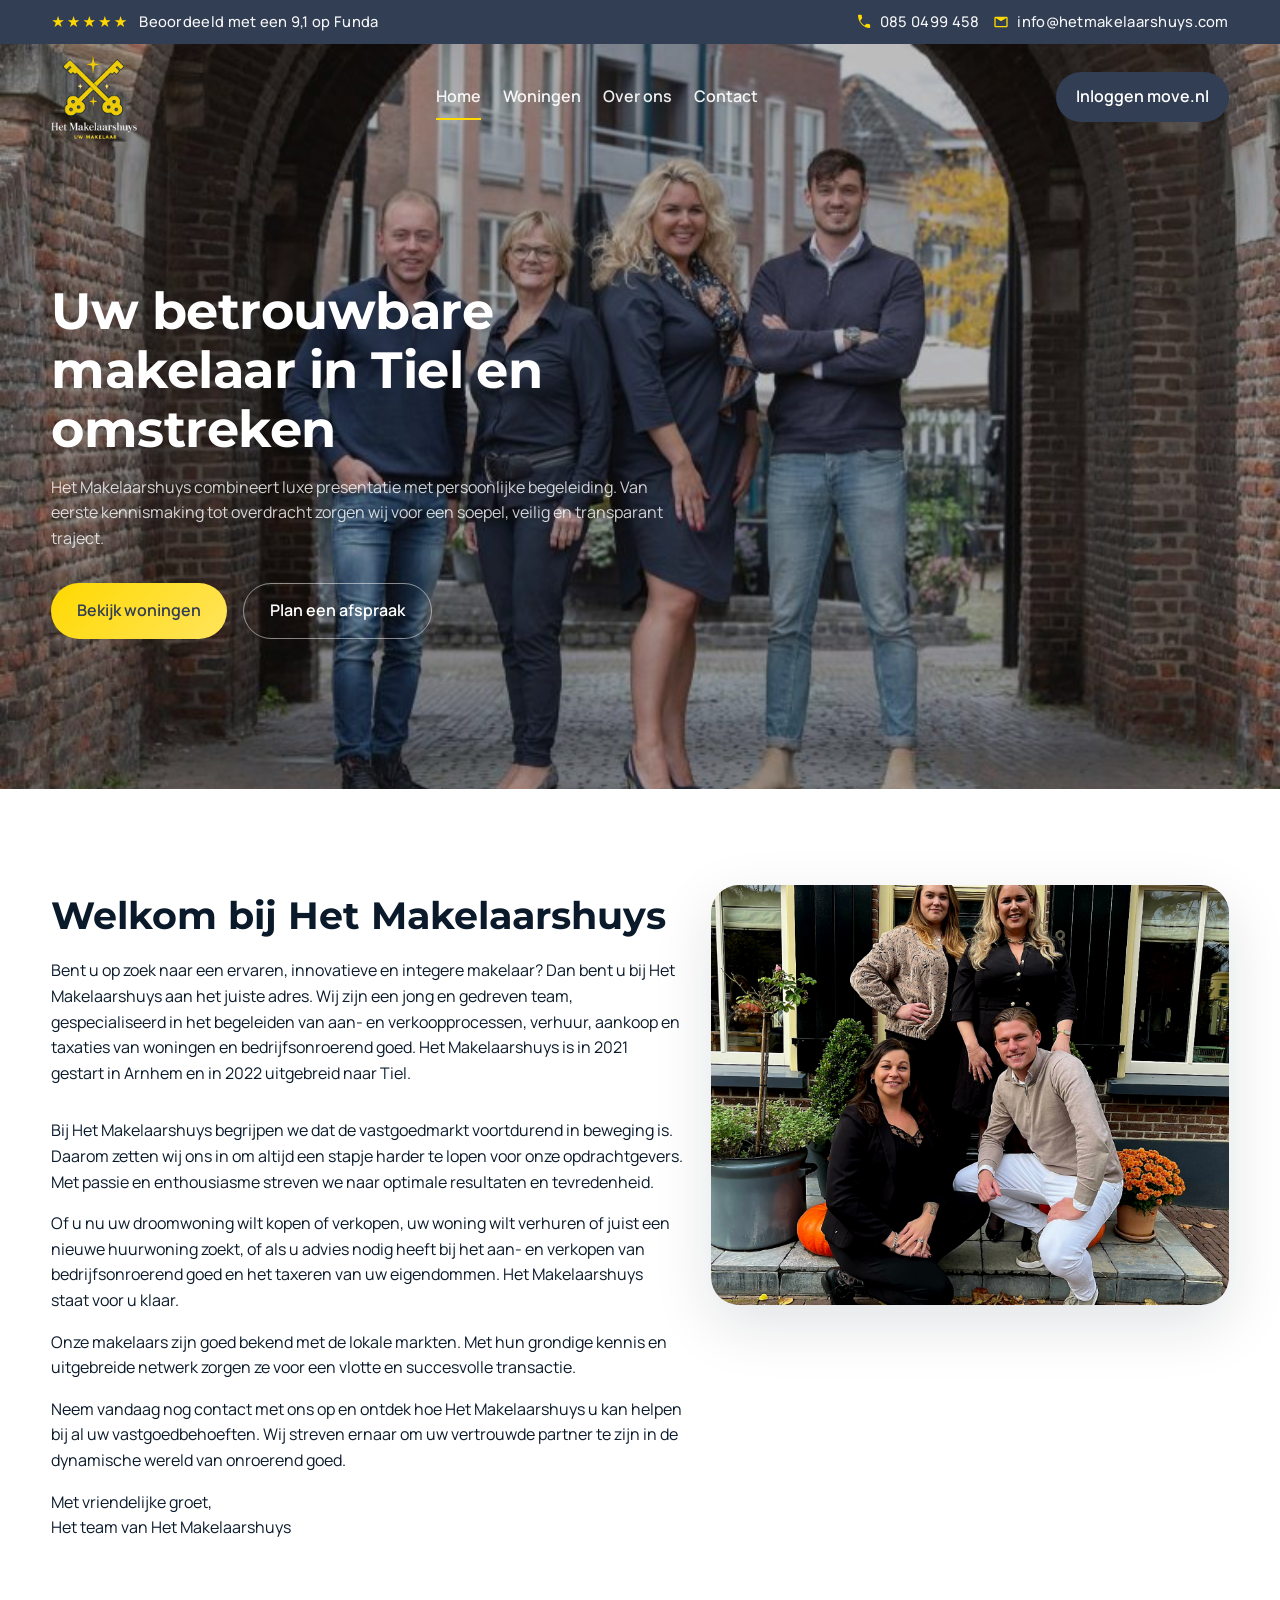
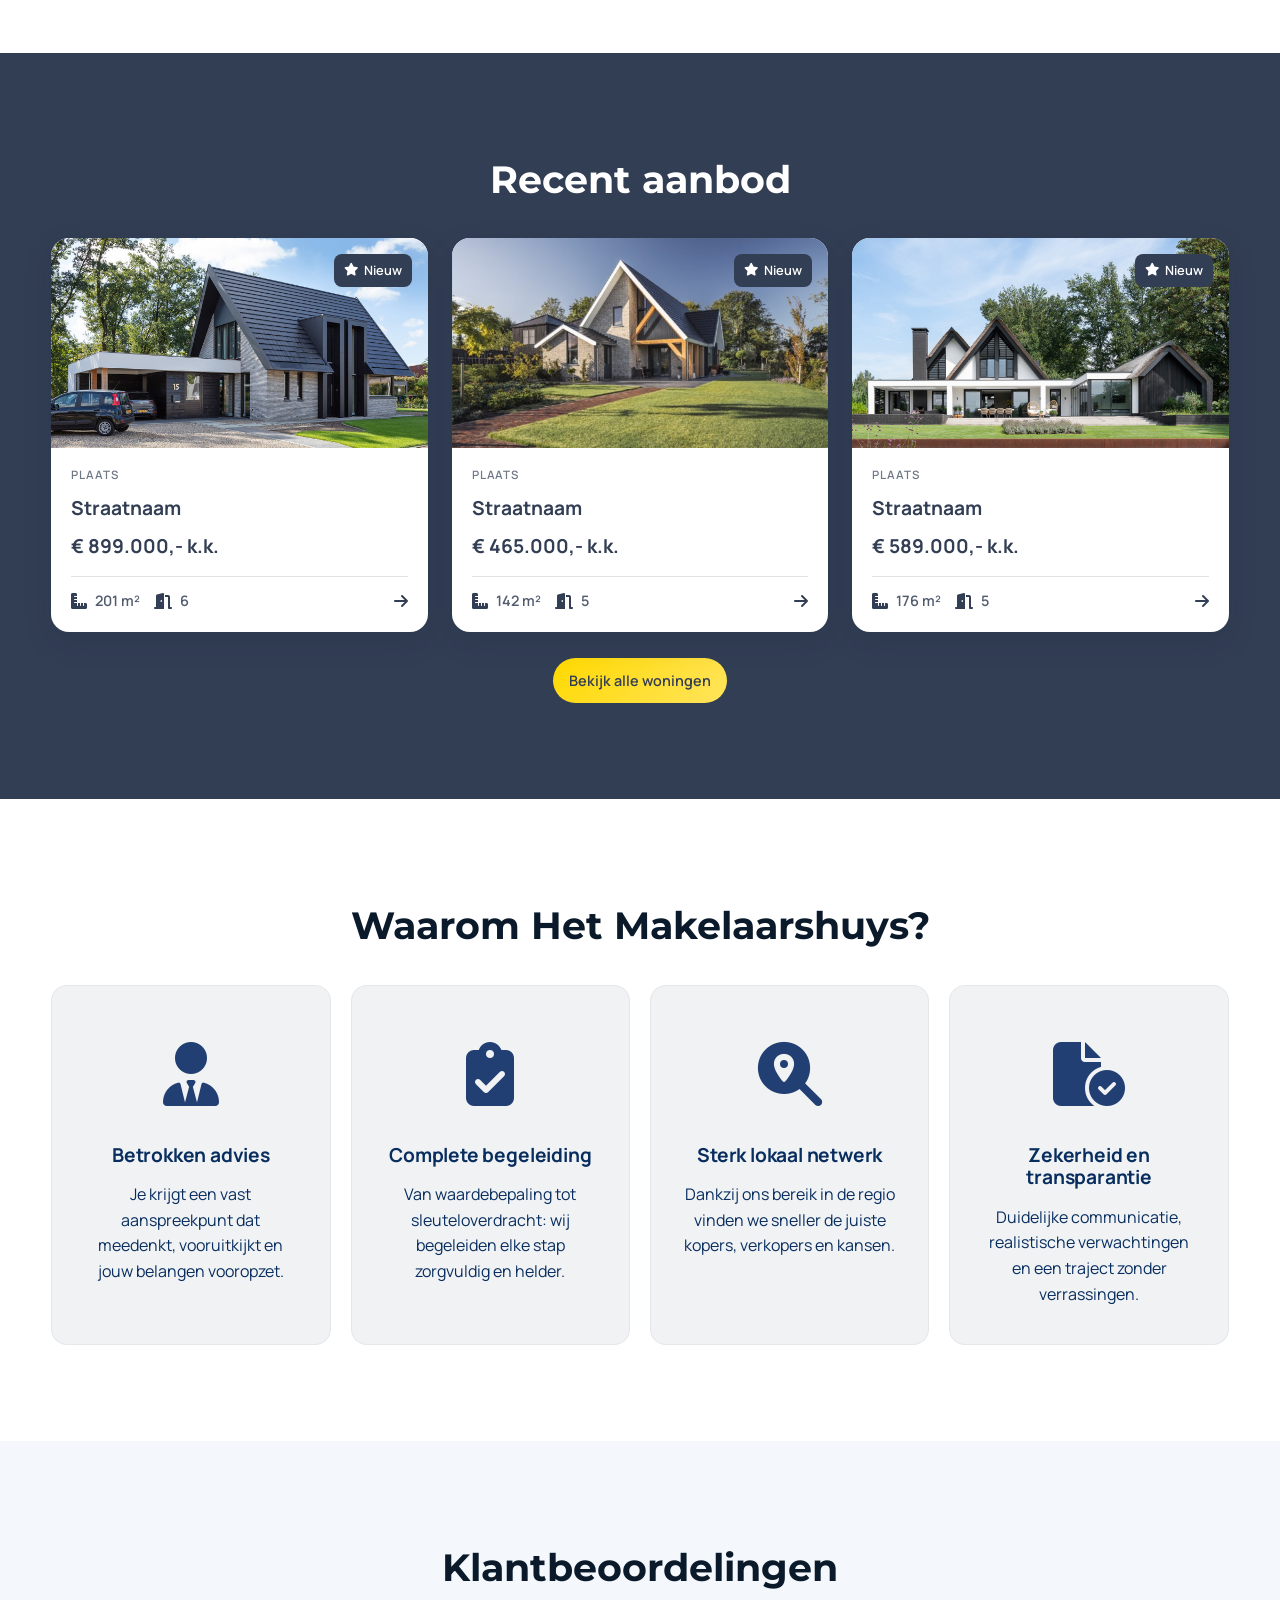
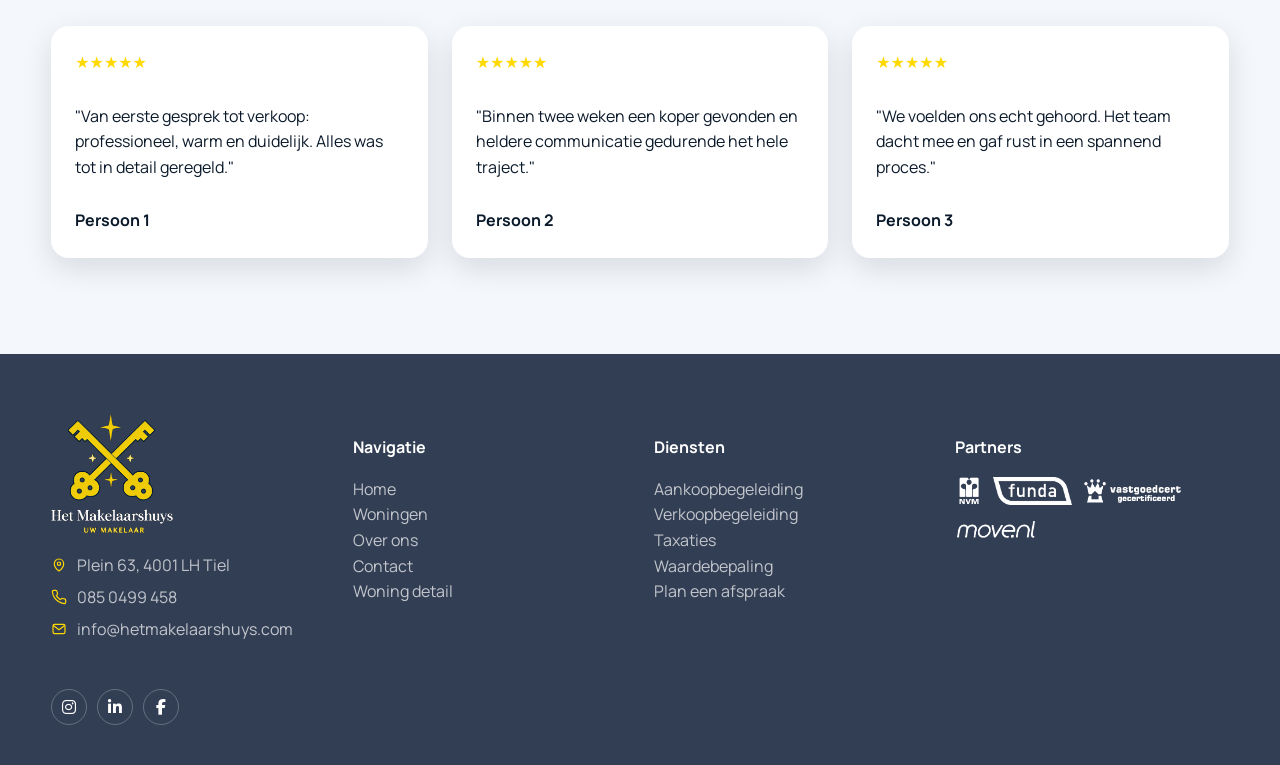
<file: index.html>
﻿<!doctype html>
<html lang="nl">
<head>
  <meta charset="utf-8" />
  <meta name="viewport" content="width=device-width, initial-scale=1" />
  <title>Het Makelaarshuys | Luxe en betrouwbare makelaardij</title>
  <meta
    name="description"
    content="Het Makelaarshuys begeleidt u persoonlijk bij aankoop, verkoop en verhuur. Ontdek woningen, plan bezichtigingen en maak direct een afspraak."
  />
  <meta name="theme-color" content="#0f2742" />
  <meta property="og:title" content="Het Makelaarshuys" />
  <meta
    property="og:description"
    content="Uw betrouwbare makelaar in Tiel en omstreken. Ontdek woningen en plan een afspraak."
  />
  <meta property="og:type" content="website" />
  <link rel="stylesheet" href="assets/css/styles.css" />
  <link rel="icon" type="image/png" href="assets/img/logo-dark-makelaarshuys.png" />
  <link
    rel="stylesheet"
    href="https://cdnjs.cloudflare.com/ajax/libs/font-awesome/6.5.2/css/all.min.css"
  />
</head>
<body>
  <div class="topbar">
    <div class="container topbar-inner">
      <div class="topbar-left">
        <span class="topbar-rating">
          <span class="stars" aria-hidden="true">&#9733;&#9733;&#9733;&#9733;&#9733;</span>
          <span>Beoordeeld met een 9,1 op Funda</span>
        </span>
      </div>
      <div class="topbar-right">
        <span class="topbar-item">
          <svg class="topbar-icon" viewBox="0 0 24 24" aria-hidden="true">
            <path d="M6.6 10.8c1.4 2.6 3.9 5.1 6.5 6.5l2.2-2.2c.3-.3.7-.4 1.1-.3 1.2.4 2.5.6 3.8.6.6 0 1 .4 1 1V20c0 .6-.4 1-1 1C11.4 21 3 12.6 3 2c0-.6.4-1 1-1h3.6c.6 0 1 .4 1 1 0 1.3.2 2.6.6 3.8.1.4 0 .8-.3 1.1l-2.3 2.9z" />
          </svg>
          <a class="topbar-link" href="tel:+31850499458">085 0499 458</a>
        </span>
        <span class="topbar-item">
          <svg class="topbar-icon" viewBox="0 0 24 24" aria-hidden="true">
            <path d="M4 4h16a2 2 0 0 1 2 2v12a2 2 0 0 1-2 2H4a2 2 0 0 1-2-2V6a2 2 0 0 1 2-2zm8 7L4 6v12h16V6l-8 5z" />
          </svg>
          <a class="topbar-link" href="mailto:info@hetmakelaarshuys.com">info@hetmakelaarshuys.com</a>
        </span>
      </div>
    </div>
  </div>

  <header class="navbar">
    <div class="container nav-inner">
      <a class="logo" href="index.html">
        <img class="logo-mark logo-light" src="assets/img/logo-makelaarshuys.png" alt="Het Makelaarshuys logo" />
        <img class="logo-mark logo-dark" src="assets/img/logo-dark-makelaarshuys.png" alt="Het Makelaarshuys logo" />
      </a>
      <nav class="nav-links">
        <a class="active" href="index.html">Home</a>
        <a href="woningen.html">Woningen</a>
        <a href="over-ons.html">Over ons</a>
        <a href="contact.html">Contact</a>
      </nav>
      <div class="nav-mobile-actions">
        <a class="nav-phone" href="tel:+31850499458" aria-label="Bel ons">
          <i class="fa-solid fa-phone"></i>
        </a>
        <button class="nav-toggle" aria-label="Menu" aria-expanded="false">
          <i class="fa-solid fa-bars"></i>
        </button>
      </div>
      <a class="nav-cta" href="https://move.nl" target="_blank" rel="noopener">Inloggen move.nl</a>
    </div>
    <div class="mobile-nav">
      <a href="index.html">Home</a>
      <a href="woningen.html">Woningen</a>
      <a href="over-ons.html">Over ons</a>
      <a href="contact.html">Contact</a>
      <a class="mobile-cta" href="https://move.nl" target="_blank" rel="noopener">Inloggen move.nl</a>
    </div>
  </header>

  <main>
    <section class="hero">
      <div class="container hero-grid">
        <div class="hero-content">
          <h1 class="hero-title">Uw betrouwbare makelaar in Tiel en omstreken</h1>
          <p class="hero-text">
            Het Makelaarshuys combineert luxe presentatie met persoonlijke begeleiding. Van eerste
            kennismaking tot overdracht zorgen wij voor een soepel, veilig en transparant traject.
          </p>
          <div class="hero-actions">
            <a class="btn primary" href="woningen.html">Bekijk woningen</a>
            <a class="btn outline" href="contact.html">Plan een afspraak</a>
          </div>
        </div>
      </div>
    </section>

    <section class="section" style="background: var(--white);">
      <div class="container about-intro">
        <div>
          <h2 class="section-title">Welkom bij Het Makelaarshuys</h2>
          <p class="section-subtitle">
            Bent u op zoek naar een ervaren, innovatieve en integere makelaar? Dan bent u bij Het
            Makelaarshuys aan het juiste adres. Wij zijn een jong en gedreven team, gespecialiseerd in
            het begeleiden van aan- en verkoopprocessen, verhuur, aankoop en taxaties van woningen en
            bedrijfsonroerend goed. Het Makelaarshuys is in 2021 gestart in Arnhem en in 2022 uitgebreid
            naar Tiel.
          </p>
          <p>
            Bij Het Makelaarshuys begrijpen we dat de vastgoedmarkt voortdurend in beweging is. Daarom
            zetten wij ons in om altijd een stapje harder te lopen voor onze opdrachtgevers. Met passie en
            enthousiasme streven we naar optimale resultaten en tevredenheid.
          </p>
          <p>
            Of u nu uw droomwoning wilt kopen of verkopen, uw woning wilt verhuren of juist een nieuwe
            huurwoning zoekt, of als u advies nodig heeft bij het aan- en verkopen van bedrijfsonroerend
            goed en het taxeren van uw eigendommen. Het Makelaarshuys staat voor u klaar.
          </p>
          <p>
            Onze makelaars zijn goed bekend met de lokale markten. Met hun grondige kennis en uitgebreide
            netwerk zorgen ze voor een vlotte en succesvolle transactie.
          </p>
          <p>
            Neem vandaag nog contact met ons op en ontdek hoe Het Makelaarshuys u kan helpen bij al uw
            vastgoedbehoeften. Wij streven ernaar om uw vertrouwde partner te zijn in de dynamische wereld
            van onroerend goed.
          </p>
          <p>Met vriendelijke groet,<br />Het team van Het Makelaarshuys</p>
        </div>
        <div class="about-photo" role="img" aria-label="Team Het Makelaarshuys"></div>
      </div>
    </section>

    <section class="section recent-section">
      <div class="container">
        <h2 class="section-title spaced" style="text-align: center;">Recent aanbod</h2>
        <div class="card-grid recent-grid reveal">
          <a class="property-link" href="woning.html">
            <article class="property-card modern">
              <div class="property-media" style="background-image: url(assets/img/woning1.jpg);">
                <span class="property-badge"><i class="fa-solid fa-star"></i>Nieuw</span>
              </div>
              <div class="property-body modern">
                <span class="property-location">PLAATS</span>
                <h3 class="property-title">Straatnaam</h3>
                <span class="property-price">&euro; 899.000,- k.k.</span>
                <div class="property-divider"></div>
                <div class="property-features">
                  <span class="feature-item"><i class="fa-solid fa-ruler-combined"></i>201 m&sup2;</span>
                  <span class="feature-item"><i class="fa-solid fa-door-open"></i>6</span>
                  <span class="feature-arrow" aria-hidden="true"><i class="fa-solid fa-arrow-right"></i></span>
                </div>
              </div>
            </article>
          </a>

          <a class="property-link" href="woning.html">
            <article class="property-card modern">
              <div class="property-media" style="background-image: url(assets/img/woning2.jpg);">
                <span class="property-badge"><i class="fa-solid fa-star"></i>Nieuw</span>
              </div>
              <div class="property-body modern">
                <span class="property-location">PLAATS</span>
                <h3 class="property-title">Straatnaam</h3>
                <span class="property-price">&euro; 465.000,- k.k.</span>
                <div class="property-divider"></div>
                <div class="property-features">
                  <span class="feature-item"><i class="fa-solid fa-ruler-combined"></i>142 m&sup2;</span>
                  <span class="feature-item"><i class="fa-solid fa-door-open"></i>5</span>
                  <span class="feature-arrow" aria-hidden="true"><i class="fa-solid fa-arrow-right"></i></span>
                </div>
              </div>
            </article>
          </a>

          <a class="property-link" href="woning.html">
            <article class="property-card modern">
              <div class="property-media" style="background-image: url(assets/img/woning3.jpg);">
                <span class="property-badge"><i class="fa-solid fa-star"></i>Nieuw</span>
              </div>
              <div class="property-body modern">
                <span class="property-location">PLAATS</span>
                <h3 class="property-title">Straatnaam</h3>
                <span class="property-price">&euro; 589.000,- k.k.</span>
                <div class="property-divider"></div>
                <div class="property-features">
                  <span class="feature-item"><i class="fa-solid fa-ruler-combined"></i>176 m&sup2;</span>
                  <span class="feature-item"><i class="fa-solid fa-door-open"></i>5</span>
                  <span class="feature-arrow" aria-hidden="true"><i class="fa-solid fa-arrow-right"></i></span>
                </div>
              </div>
            </article>
          </a>
        </div>
        <div class="recent-all-wrap">
          <a class="btn primary recent-all-btn" href="woningen.html">Bekijk alle woningen</a>
        </div>
      </div>
    </section>

    <section class="section" style="background: var(--white);">
      <div class="container">
        <h2 class="section-title spaced" style="text-align: center;">Waarom Het Makelaarshuys?</h2>
        <div class="usp-grid modern-usp reveal">
          <div class="usp-card modern fa-usp">
            <div class="usp-icon-badge" aria-hidden="true"><i class="fa-solid fa-user-tie"></i></div>
            <h3>Betrokken advies</h3>
            <p>Je krijgt een vast aanspreekpunt dat meedenkt, vooruitkijkt en jouw belangen vooropzet.</p>
          </div>
          <div class="usp-card modern fa-usp">
            <div class="usp-icon-badge" aria-hidden="true"><i class="fa-solid fa-clipboard-check"></i></div>
            <h3>Complete begeleiding</h3>
            <p>Van waardebepaling tot sleuteloverdracht: wij begeleiden elke stap zorgvuldig en helder.</p>
          </div>
          <div class="usp-card modern fa-usp">
            <div class="usp-icon-badge" aria-hidden="true"><i class="fa-solid fa-magnifying-glass-location"></i></div>
            <h3>Sterk lokaal netwerk</h3>
            <p>Dankzij ons bereik in de regio vinden we sneller de juiste kopers, verkopers en kansen.</p>
          </div>
          <div class="usp-card modern fa-usp">
            <div class="usp-icon-badge" aria-hidden="true"><i class="fa-solid fa-file-circle-check"></i></div>
            <h3>Zekerheid en transparantie</h3>
            <p>Duidelijke communicatie, realistische verwachtingen en een traject zonder verrassingen.</p>
          </div>
        </div>
      </div>
    </section>

    <section class="section">
      <div class="container">
        <h2 class="section-title spaced" style="text-align: center;">Klantbeoordelingen</h2>
        <div class="testimonials reveal">
          <div class="testimonial-card">
            <span>&#9733;&#9733;&#9733;&#9733;&#9733;</span>
            <p>"Van eerste gesprek tot verkoop: professioneel, warm en duidelijk. Alles was tot in detail geregeld."</p>
            <strong>Persoon 1</strong>
          </div>
          <div class="testimonial-card">
            <span>&#9733;&#9733;&#9733;&#9733;&#9733;</span>
            <p>"Binnen twee weken een koper gevonden en heldere communicatie gedurende het hele traject."</p>
            <strong>Persoon 2</strong>
          </div>
          <div class="testimonial-card">
            <span>&#9733;&#9733;&#9733;&#9733;&#9733;</span>
            <p>"We voelden ons echt gehoord. Het team dacht mee en gaf rust in een spannend proces."</p>
            <strong>Persoon 3</strong>
          </div>
        </div>
      </div>
    </section>
  </main>

  <footer class="footer">
            <div class="container footer-grid">
      <div class="footer-brand-col">
        <img class="footer-brand-logo" src="assets/img/logo-makelaarshuys.png" alt="Het Makelaarshuys logo" />
        <p class="footer-brand-details">
          <span class="footer-detail-item"><svg class="footer-detail-icon" viewBox="0 0 24 24" aria-hidden="true"><path d="M12 21s-7-5.2-7-11a7 7 0 1 1 14 0c0 5.8-7 11-7 11z" fill="none" stroke="currentColor" stroke-width="1.8" stroke-linecap="round" stroke-linejoin="round" /><circle cx="12" cy="10" r="2.5" fill="none" stroke="currentColor" stroke-width="1.8" /></svg><span>Plein 63, 4001 LH Tiel</span></span>
          <a class="footer-detail-item" href="tel:+31850499458"><svg class="footer-detail-icon" viewBox="0 0 24 24" aria-hidden="true"><path d="M22 16.92v3a2 2 0 0 1-2.18 2 19.9 19.9 0 0 1-8.67-3.09 19.6 19.6 0 0 1-6-6A19.9 19.9 0 0 1 2.06 4.2 2 2 0 0 1 4.05 2h3a2 2 0 0 1 2 1.72c.12.9.35 1.79.68 2.64a2 2 0 0 1-.45 2.11L8 9.99a16 16 0 0 0 6 6l1.52-1.28a2 2 0 0 1 2.11-.45c.85.33 1.74.56 2.64.68A2 2 0 0 1 22 16.92z" fill="none" stroke="currentColor" stroke-width="1.8" stroke-linecap="round" stroke-linejoin="round" /></svg><span>085 0499 458</span></a>
          <a class="footer-detail-item" href="mailto:info@hetmakelaarshuys.com"><svg class="footer-detail-icon" viewBox="0 0 24 24" aria-hidden="true"><rect x="3" y="5" width="18" height="14" rx="2.5" ry="2.5" fill="none" stroke="currentColor" stroke-width="1.8" /><path d="M4 7l8 6 8-6" fill="none" stroke="currentColor" stroke-width="1.8" stroke-linecap="round" stroke-linejoin="round" /></svg><span>info@hetmakelaarshuys.com</span></a>
        </p>
        <div class="footer-socials" aria-label="Social media">
          <a class="footer-social-link" href="https://www.instagram.com/hetmakelaarshuys/" target="_blank" rel="noopener" aria-label="Instagram"><i class="fa-brands fa-instagram"></i></a>
          <a class="footer-social-link" href="https://nl.linkedin.com/company/hetmakelaarshuys" target="_blank" rel="noopener" aria-label="LinkedIn"><i class="fa-brands fa-linkedin-in"></i></a>
          <a class="footer-social-link" href="https://www.facebook.com/hetmakelaarshuys/" target="_blank" rel="noopener" aria-label="Facebook"><i class="fa-brands fa-facebook-f"></i></a>
        </div>
      </div>
      <div class="footer-links-col">
        <h4>Navigatie</h4>
        <a href="index.html">Home</a><br />
        <a href="woningen.html">Woningen</a><br />
        <a href="over-ons.html">Over ons</a><br />
        <a href="contact.html">Contact</a><br />
        <a href="woning.html">Woning detail</a>
      </div>
      <div class="footer-extra-col">
        <h4>Diensten</h4>
        <a href="contact.html">Aankoopbegeleiding</a><br />
        <a href="contact.html">Verkoopbegeleiding</a><br />
        <a href="contact.html">Taxaties</a><br />
        <a href="contact.html">Waardebepaling</a><br />
        <a href="contact.html">Plan een afspraak</a>
      </div>
      <div class="footer-partners-col">
        <h4>Partners</h4>
        <div class="footer-partners" aria-label="Partners en certificering">
          <img class="footer-partner-logo" src="assets/img/logo-nvm.png" alt="NVM" />
          <img class="footer-partner-logo" src="assets/img/logo-funda.png" alt="funda" />
          <img class="footer-partner-logo" src="assets/img/logo-vastgoedcert.png" alt="Vastgoedcert gecertificeerd" />
          <img class="footer-partner-move-logo" src="assets/img/logo-move.nl.png" alt="move.nl" />
        </div>
      </div>
    </div>  </footer>

  <script src="assets/js/main.js"></script>
</body>
</html>
</file>
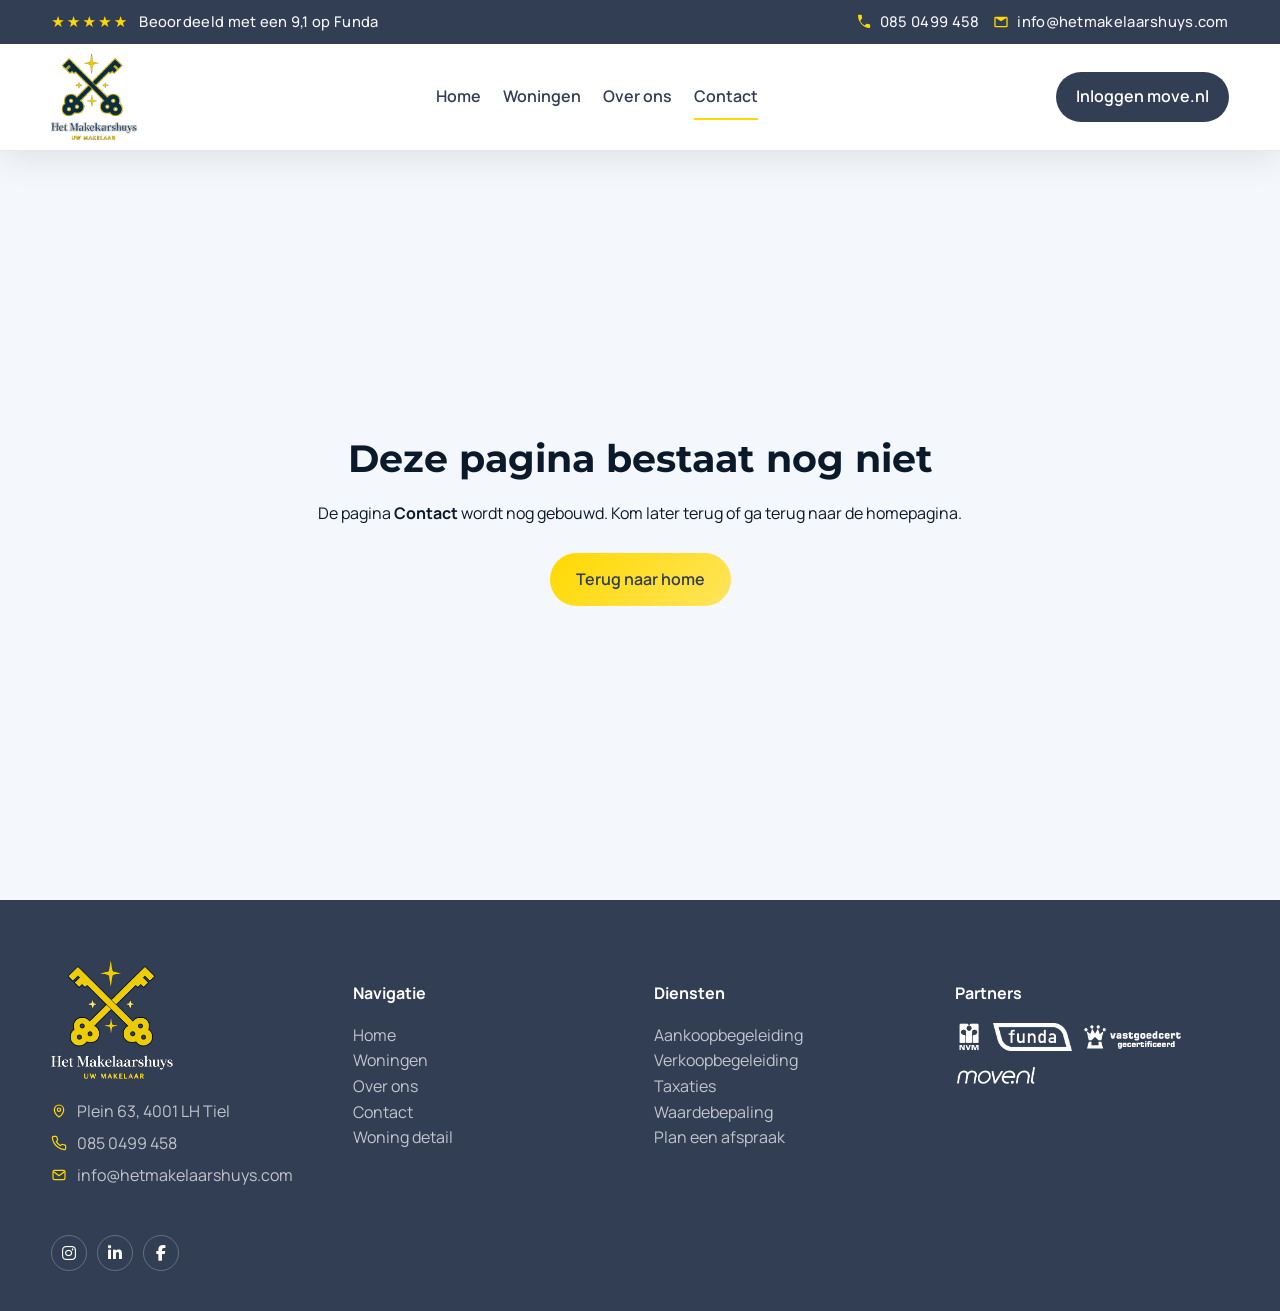
<file: contact.html>
﻿<!doctype html>
<html lang="nl">
<head>
  <meta charset="utf-8" />
  <meta name="viewport" content="width=device-width, initial-scale=1" />
  <title>Contact | Het Makelaarshuys</title>
  <meta name="description" content="Deze pagina bestaat nog niet." />
  <link rel="stylesheet" href="assets/css/styles.css" />
  <link rel="icon" type="image/png" href="assets/img/logo-dark-makelaarshuys.png" />
  <link rel="stylesheet" href="https://cdnjs.cloudflare.com/ajax/libs/font-awesome/6.5.2/css/all.min.css" />
</head>
<body class="solid-nav">
  <div class="topbar">
    <div class="container topbar-inner">
      <div class="topbar-left">
        <span class="topbar-rating">
          <span class="stars" aria-hidden="true">&#9733;&#9733;&#9733;&#9733;&#9733;</span>
          <span>Beoordeeld met een 9,1 op Funda</span>
        </span>
      </div>
      <div class="topbar-right">
        <span class="topbar-item">
          <svg class="topbar-icon" viewBox="0 0 24 24" aria-hidden="true">
            <path d="M6.6 10.8c1.4 2.6 3.9 5.1 6.5 6.5l2.2-2.2c.3-.3.7-.4 1.1-.3 1.2.4 2.5.6 3.8.6.6 0 1 .4 1 1V20c0 .6-.4 1-1 1C11.4 21 3 12.6 3 2c0-.6.4-1 1-1h3.6c.6 0 1 .4 1 1 0 1.3.2 2.6.6 3.8.1.4 0 .8-.3 1.1l-2.3 2.9z" />
          </svg>
          <a class="topbar-link" href="tel:+31850499458">085 0499 458</a>
        </span>
        <span class="topbar-item">
          <svg class="topbar-icon" viewBox="0 0 24 24" aria-hidden="true">
            <path d="M4 4h16a2 2 0 0 1 2 2v12a2 2 0 0 1-2 2H4a2 2 0 0 1-2-2V6a2 2 0 0 1 2-2zm8 7L4 6v12h16V6l-8 5z" />
          </svg>
          <a class="topbar-link" href="mailto:info@hetmakelaarshuys.com">info@hetmakelaarshuys.com</a>
        </span>
      </div>
    </div>
  </div>

  <header class="navbar">
    <div class="container nav-inner">
      <a class="logo" href="index.html">
        <img class="logo-mark logo-light" src="assets/img/logo-makelaarshuys.png" alt="Het Makelaarshuys logo" />
        <img class="logo-mark logo-dark" src="assets/img/logo-dark-makelaarshuys.png" alt="Het Makelaarshuys logo" />
      </a>
      <nav class="nav-links">
        <a href="index.html">Home</a>
        <a href="woningen.html">Woningen</a>
        <a href="over-ons.html">Over ons</a>
        <a class="active" href="contact.html">Contact</a>
      </nav>
      <div class="nav-mobile-actions">
        <a class="nav-phone" href="tel:+31850499458" aria-label="Bel ons">
          <i class="fa-solid fa-phone"></i>
        </a>
        <button class="nav-toggle" aria-label="Menu" aria-expanded="false">
          <i class="fa-solid fa-bars"></i>
        </button>
      </div>
      <a class="nav-cta" href="https://move.nl" target="_blank" rel="noopener">Inloggen move.nl</a>
    </div>
    <div class="mobile-nav">
      <a href="index.html">Home</a>
      <a href="woningen.html">Woningen</a>
      <a href="over-ons.html">Over ons</a>
      <a class="active" href="contact.html">Contact</a>
      <a class="mobile-cta" href="https://move.nl" target="_blank" rel="noopener">Inloggen move.nl</a>
    </div>
  </header>

  <main>
    <section class="section">
      <div class="container" style="max-width: 760px; text-align: center;">
        <h1 class="section-title">Deze pagina bestaat nog niet</h1>
        <p class="section-subtitle" style="margin: 0 auto 26px;">
          De pagina <strong>Contact</strong> wordt nog gebouwd. Kom later terug of ga terug naar de homepagina.
        </p>
        <a class="btn primary" href="index.html">Terug naar home</a>
      </div>
    </section>
  </main>

  <footer class="footer">
            <div class="container footer-grid">
      <div class="footer-brand-col">
        <img class="footer-brand-logo" src="assets/img/logo-makelaarshuys.png" alt="Het Makelaarshuys logo" />
        <p class="footer-brand-details">
          <span class="footer-detail-item"><svg class="footer-detail-icon" viewBox="0 0 24 24" aria-hidden="true"><path d="M12 21s-7-5.2-7-11a7 7 0 1 1 14 0c0 5.8-7 11-7 11z" fill="none" stroke="currentColor" stroke-width="1.8" stroke-linecap="round" stroke-linejoin="round" /><circle cx="12" cy="10" r="2.5" fill="none" stroke="currentColor" stroke-width="1.8" /></svg><span>Plein 63, 4001 LH Tiel</span></span>
          <a class="footer-detail-item" href="tel:+31850499458"><svg class="footer-detail-icon" viewBox="0 0 24 24" aria-hidden="true"><path d="M22 16.92v3a2 2 0 0 1-2.18 2 19.9 19.9 0 0 1-8.67-3.09 19.6 19.6 0 0 1-6-6A19.9 19.9 0 0 1 2.06 4.2 2 2 0 0 1 4.05 2h3a2 2 0 0 1 2 1.72c.12.9.35 1.79.68 2.64a2 2 0 0 1-.45 2.11L8 9.99a16 16 0 0 0 6 6l1.52-1.28a2 2 0 0 1 2.11-.45c.85.33 1.74.56 2.64.68A2 2 0 0 1 22 16.92z" fill="none" stroke="currentColor" stroke-width="1.8" stroke-linecap="round" stroke-linejoin="round" /></svg><span>085 0499 458</span></a>
          <a class="footer-detail-item" href="mailto:info@hetmakelaarshuys.com"><svg class="footer-detail-icon" viewBox="0 0 24 24" aria-hidden="true"><rect x="3" y="5" width="18" height="14" rx="2.5" ry="2.5" fill="none" stroke="currentColor" stroke-width="1.8" /><path d="M4 7l8 6 8-6" fill="none" stroke="currentColor" stroke-width="1.8" stroke-linecap="round" stroke-linejoin="round" /></svg><span>info@hetmakelaarshuys.com</span></a>
        </p>
        <div class="footer-socials" aria-label="Social media">
          <a class="footer-social-link" href="https://www.instagram.com/hetmakelaarshuys/" target="_blank" rel="noopener" aria-label="Instagram"><i class="fa-brands fa-instagram"></i></a>
          <a class="footer-social-link" href="https://nl.linkedin.com/company/hetmakelaarshuys" target="_blank" rel="noopener" aria-label="LinkedIn"><i class="fa-brands fa-linkedin-in"></i></a>
          <a class="footer-social-link" href="https://www.facebook.com/hetmakelaarshuys/" target="_blank" rel="noopener" aria-label="Facebook"><i class="fa-brands fa-facebook-f"></i></a>
        </div>
      </div>
      <div class="footer-links-col">
        <h4>Navigatie</h4>
        <a href="index.html">Home</a><br />
        <a href="woningen.html">Woningen</a><br />
        <a href="over-ons.html">Over ons</a><br />
        <a href="contact.html">Contact</a><br />
        <a href="woning.html">Woning detail</a>
      </div>
      <div class="footer-extra-col">
        <h4>Diensten</h4>
        <a href="contact.html">Aankoopbegeleiding</a><br />
        <a href="contact.html">Verkoopbegeleiding</a><br />
        <a href="contact.html">Taxaties</a><br />
        <a href="contact.html">Waardebepaling</a><br />
        <a href="contact.html">Plan een afspraak</a>
      </div>
      <div class="footer-partners-col">
        <h4>Partners</h4>
        <div class="footer-partners" aria-label="Partners en certificering">
          <img class="footer-partner-logo" src="assets/img/logo-nvm.png" alt="NVM" />
          <img class="footer-partner-logo" src="assets/img/logo-funda.png" alt="funda" />
          <img class="footer-partner-logo" src="assets/img/logo-vastgoedcert.png" alt="Vastgoedcert gecertificeerd" />
          <img class="footer-partner-move-logo" src="assets/img/logo-move.nl.png" alt="move.nl" />
        </div>
      </div>
    </div>  </footer>

  <script src="assets/js/main.js"></script>
</body>
</html>
</file>
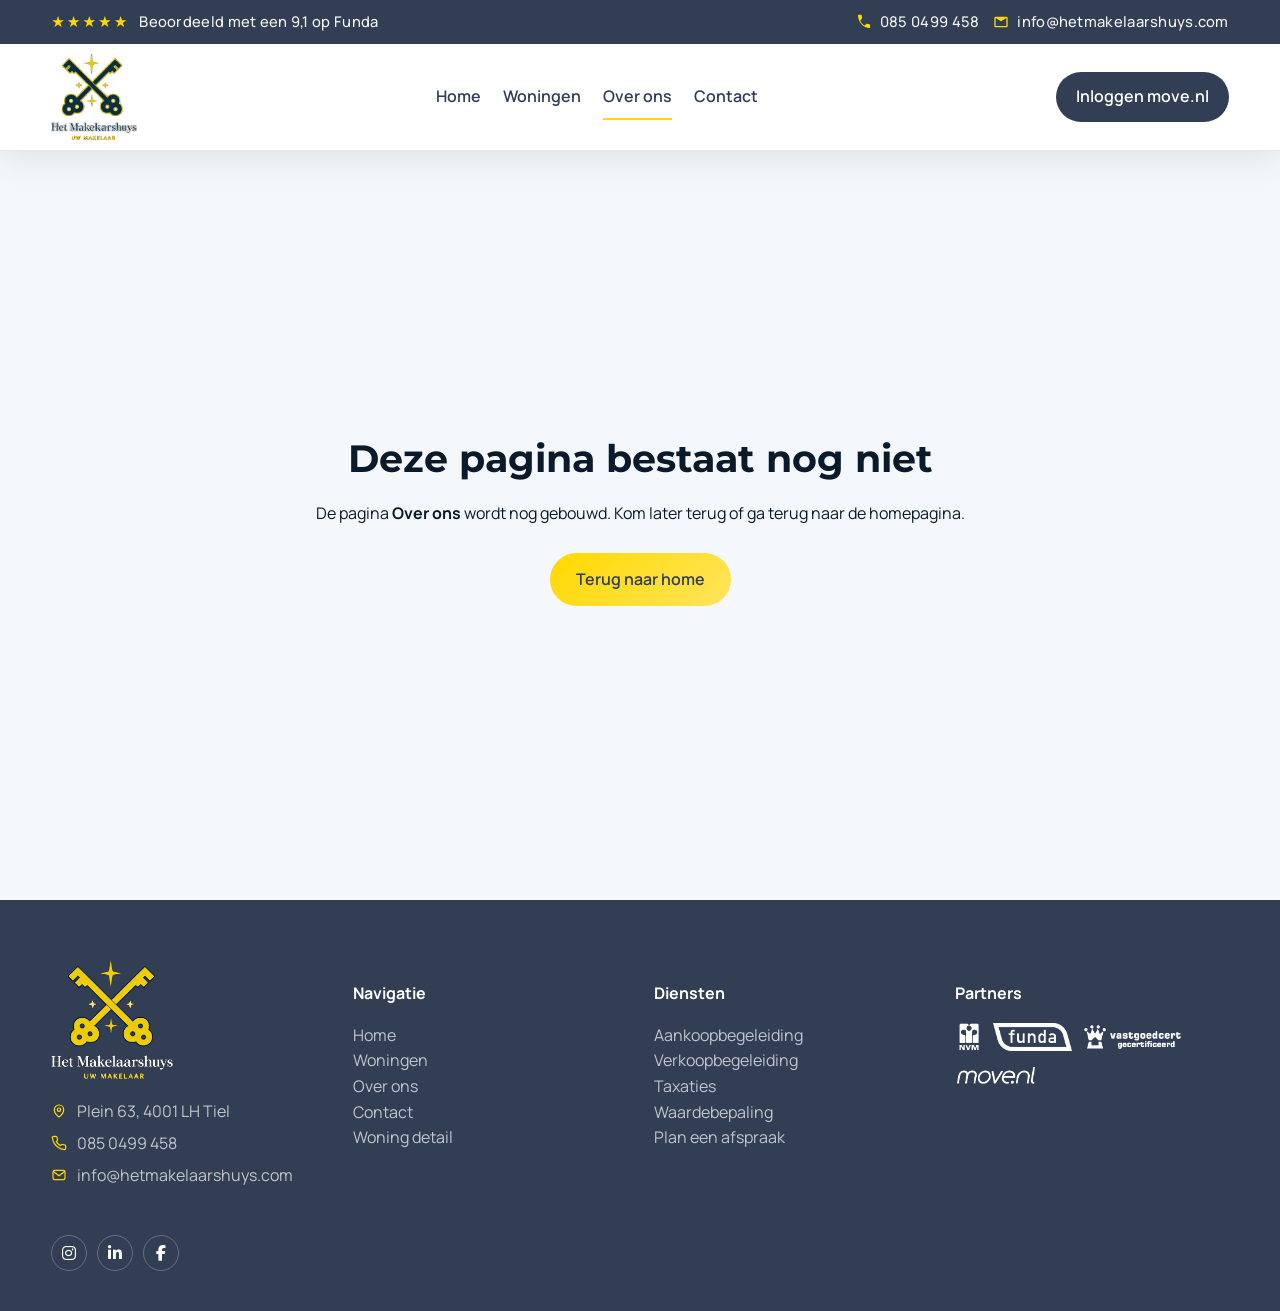
<file: over-ons.html>
﻿<!doctype html>
<html lang="nl">
<head>
  <meta charset="utf-8" />
  <meta name="viewport" content="width=device-width, initial-scale=1" />
  <title>Over ons | Het Makelaarshuys</title>
  <meta name="description" content="Deze pagina bestaat nog niet." />
  <link rel="stylesheet" href="assets/css/styles.css" />
  <link rel="icon" type="image/png" href="assets/img/logo-dark-makelaarshuys.png" />
  <link rel="stylesheet" href="https://cdnjs.cloudflare.com/ajax/libs/font-awesome/6.5.2/css/all.min.css" />
</head>
<body class="solid-nav">
  <div class="topbar">
    <div class="container topbar-inner">
      <div class="topbar-left">
        <span class="topbar-rating">
          <span class="stars" aria-hidden="true">&#9733;&#9733;&#9733;&#9733;&#9733;</span>
          <span>Beoordeeld met een 9,1 op Funda</span>
        </span>
      </div>
      <div class="topbar-right">
        <span class="topbar-item">
          <svg class="topbar-icon" viewBox="0 0 24 24" aria-hidden="true">
            <path d="M6.6 10.8c1.4 2.6 3.9 5.1 6.5 6.5l2.2-2.2c.3-.3.7-.4 1.1-.3 1.2.4 2.5.6 3.8.6.6 0 1 .4 1 1V20c0 .6-.4 1-1 1C11.4 21 3 12.6 3 2c0-.6.4-1 1-1h3.6c.6 0 1 .4 1 1 0 1.3.2 2.6.6 3.8.1.4 0 .8-.3 1.1l-2.3 2.9z" />
          </svg>
          <a class="topbar-link" href="tel:+31850499458">085 0499 458</a>
        </span>
        <span class="topbar-item">
          <svg class="topbar-icon" viewBox="0 0 24 24" aria-hidden="true">
            <path d="M4 4h16a2 2 0 0 1 2 2v12a2 2 0 0 1-2 2H4a2 2 0 0 1-2-2V6a2 2 0 0 1 2-2zm8 7L4 6v12h16V6l-8 5z" />
          </svg>
          <a class="topbar-link" href="mailto:info@hetmakelaarshuys.com">info@hetmakelaarshuys.com</a>
        </span>
      </div>
    </div>
  </div>

  <header class="navbar">
    <div class="container nav-inner">
      <a class="logo" href="index.html">
        <img class="logo-mark logo-light" src="assets/img/logo-makelaarshuys.png" alt="Het Makelaarshuys logo" />
        <img class="logo-mark logo-dark" src="assets/img/logo-dark-makelaarshuys.png" alt="Het Makelaarshuys logo" />
      </a>
      <nav class="nav-links">
        <a href="index.html">Home</a>
        <a href="woningen.html">Woningen</a>
        <a class="active" href="over-ons.html">Over ons</a>
        <a href="contact.html">Contact</a>
      </nav>
      <div class="nav-mobile-actions">
        <a class="nav-phone" href="tel:+31850499458" aria-label="Bel ons">
          <i class="fa-solid fa-phone"></i>
        </a>
        <button class="nav-toggle" aria-label="Menu" aria-expanded="false">
          <i class="fa-solid fa-bars"></i>
        </button>
      </div>
      <a class="nav-cta" href="https://move.nl" target="_blank" rel="noopener">Inloggen move.nl</a>
    </div>
    <div class="mobile-nav">
      <a href="index.html">Home</a>
      <a href="woningen.html">Woningen</a>
      <a class="active" href="over-ons.html">Over ons</a>
      <a href="contact.html">Contact</a>
      <a class="mobile-cta" href="https://move.nl" target="_blank" rel="noopener">Inloggen move.nl</a>
    </div>
  </header>

  <main>
    <section class="section">
      <div class="container" style="max-width: 760px; text-align: center;">
        <h1 class="section-title">Deze pagina bestaat nog niet</h1>
        <p class="section-subtitle" style="margin: 0 auto 26px;">
          De pagina <strong>Over ons</strong> wordt nog gebouwd. Kom later terug of ga terug naar de homepagina.
        </p>
        <a class="btn primary" href="index.html">Terug naar home</a>
      </div>
    </section>
  </main>

  <footer class="footer">
            <div class="container footer-grid">
      <div class="footer-brand-col">
        <img class="footer-brand-logo" src="assets/img/logo-makelaarshuys.png" alt="Het Makelaarshuys logo" />
        <p class="footer-brand-details">
          <span class="footer-detail-item"><svg class="footer-detail-icon" viewBox="0 0 24 24" aria-hidden="true"><path d="M12 21s-7-5.2-7-11a7 7 0 1 1 14 0c0 5.8-7 11-7 11z" fill="none" stroke="currentColor" stroke-width="1.8" stroke-linecap="round" stroke-linejoin="round" /><circle cx="12" cy="10" r="2.5" fill="none" stroke="currentColor" stroke-width="1.8" /></svg><span>Plein 63, 4001 LH Tiel</span></span>
          <a class="footer-detail-item" href="tel:+31850499458"><svg class="footer-detail-icon" viewBox="0 0 24 24" aria-hidden="true"><path d="M22 16.92v3a2 2 0 0 1-2.18 2 19.9 19.9 0 0 1-8.67-3.09 19.6 19.6 0 0 1-6-6A19.9 19.9 0 0 1 2.06 4.2 2 2 0 0 1 4.05 2h3a2 2 0 0 1 2 1.72c.12.9.35 1.79.68 2.64a2 2 0 0 1-.45 2.11L8 9.99a16 16 0 0 0 6 6l1.52-1.28a2 2 0 0 1 2.11-.45c.85.33 1.74.56 2.64.68A2 2 0 0 1 22 16.92z" fill="none" stroke="currentColor" stroke-width="1.8" stroke-linecap="round" stroke-linejoin="round" /></svg><span>085 0499 458</span></a>
          <a class="footer-detail-item" href="mailto:info@hetmakelaarshuys.com"><svg class="footer-detail-icon" viewBox="0 0 24 24" aria-hidden="true"><rect x="3" y="5" width="18" height="14" rx="2.5" ry="2.5" fill="none" stroke="currentColor" stroke-width="1.8" /><path d="M4 7l8 6 8-6" fill="none" stroke="currentColor" stroke-width="1.8" stroke-linecap="round" stroke-linejoin="round" /></svg><span>info@hetmakelaarshuys.com</span></a>
        </p>
        <div class="footer-socials" aria-label="Social media">
          <a class="footer-social-link" href="https://www.instagram.com/hetmakelaarshuys/" target="_blank" rel="noopener" aria-label="Instagram"><i class="fa-brands fa-instagram"></i></a>
          <a class="footer-social-link" href="https://nl.linkedin.com/company/hetmakelaarshuys" target="_blank" rel="noopener" aria-label="LinkedIn"><i class="fa-brands fa-linkedin-in"></i></a>
          <a class="footer-social-link" href="https://www.facebook.com/hetmakelaarshuys/" target="_blank" rel="noopener" aria-label="Facebook"><i class="fa-brands fa-facebook-f"></i></a>
        </div>
      </div>
      <div class="footer-links-col">
        <h4>Navigatie</h4>
        <a href="index.html">Home</a><br />
        <a href="woningen.html">Woningen</a><br />
        <a href="over-ons.html">Over ons</a><br />
        <a href="contact.html">Contact</a><br />
        <a href="woning.html">Woning detail</a>
      </div>
      <div class="footer-extra-col">
        <h4>Diensten</h4>
        <a href="contact.html">Aankoopbegeleiding</a><br />
        <a href="contact.html">Verkoopbegeleiding</a><br />
        <a href="contact.html">Taxaties</a><br />
        <a href="contact.html">Waardebepaling</a><br />
        <a href="contact.html">Plan een afspraak</a>
      </div>
      <div class="footer-partners-col">
        <h4>Partners</h4>
        <div class="footer-partners" aria-label="Partners en certificering">
          <img class="footer-partner-logo" src="assets/img/logo-nvm.png" alt="NVM" />
          <img class="footer-partner-logo" src="assets/img/logo-funda.png" alt="funda" />
          <img class="footer-partner-logo" src="assets/img/logo-vastgoedcert.png" alt="Vastgoedcert gecertificeerd" />
          <img class="footer-partner-move-logo" src="assets/img/logo-move.nl.png" alt="move.nl" />
        </div>
      </div>
    </div>  </footer>

  <script src="assets/js/main.js"></script>
</body>
</html>
</file>
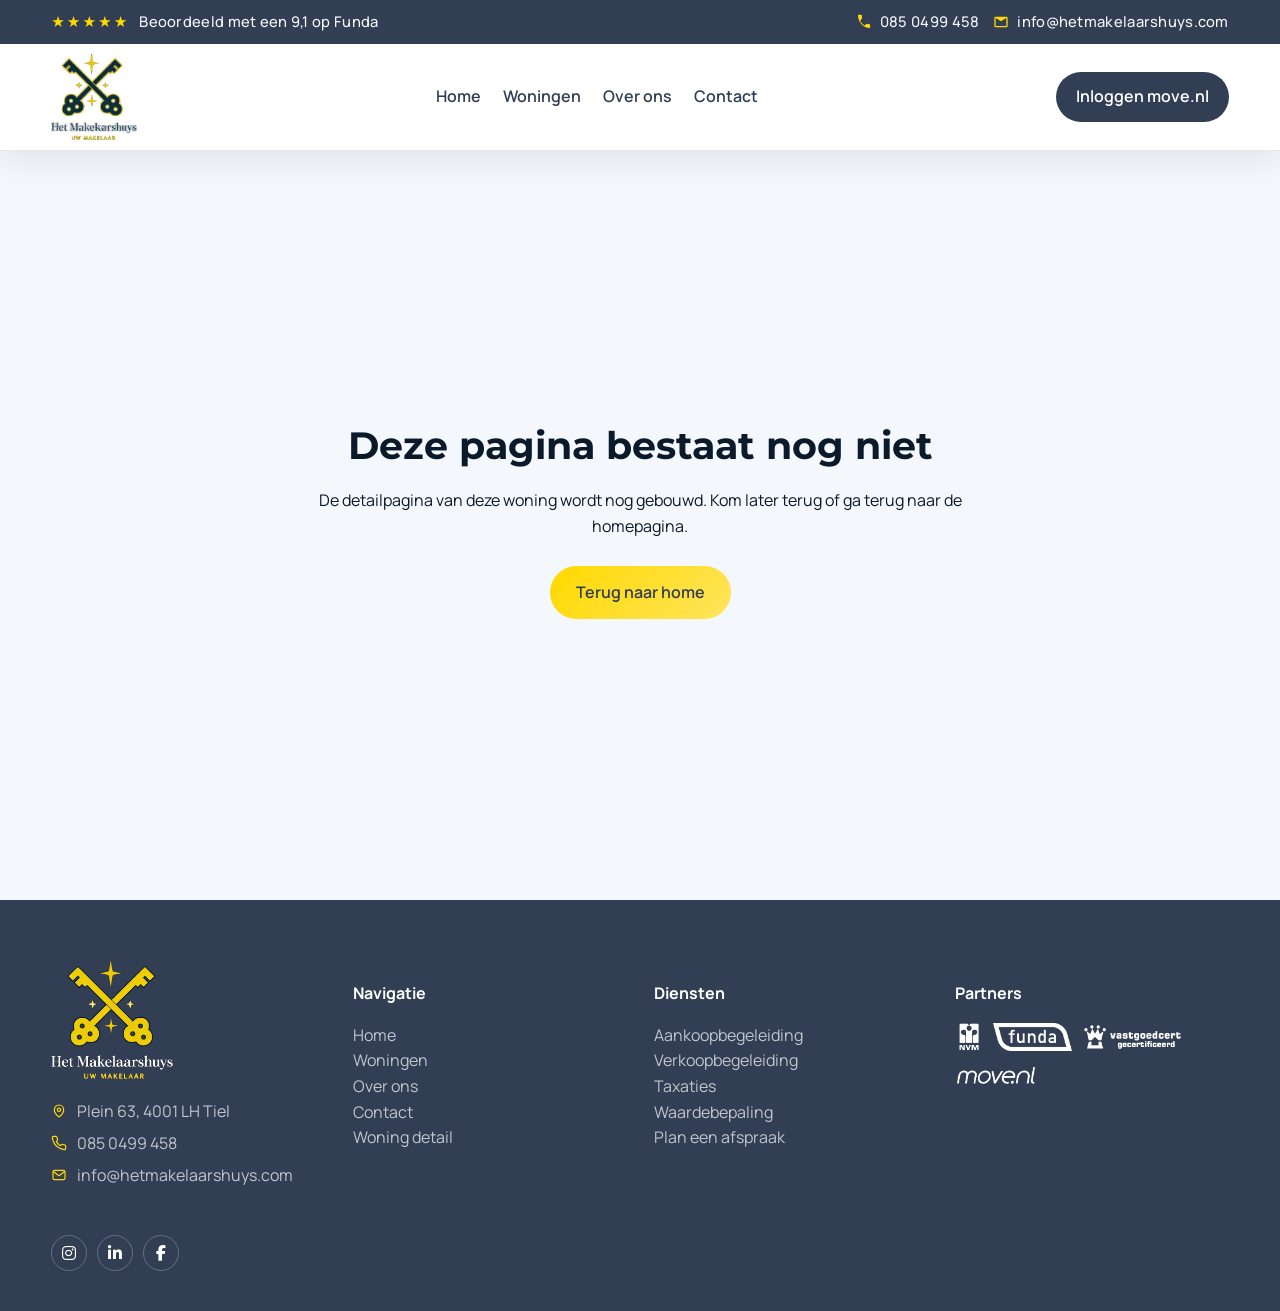
<file: woning.html>
﻿<!doctype html>
<html lang="nl">
<head>
  <meta charset="utf-8" />
  <meta name="viewport" content="width=device-width, initial-scale=1" />
  <title>Woning | Het Makelaarshuys</title>
  <meta name="description" content="Deze pagina bestaat nog niet." />
  <link rel="stylesheet" href="assets/css/styles.css" />
  <link rel="icon" type="image/png" href="assets/img/logo-dark-makelaarshuys.png" />
  <link rel="stylesheet" href="https://cdnjs.cloudflare.com/ajax/libs/font-awesome/6.5.2/css/all.min.css" />
</head>
<body class="solid-nav">
  <div class="topbar">
    <div class="container topbar-inner">
      <div class="topbar-left">
        <span class="topbar-rating">
          <span class="stars" aria-hidden="true">&#9733;&#9733;&#9733;&#9733;&#9733;</span>
          <span>Beoordeeld met een 9,1 op Funda</span>
        </span>
      </div>
      <div class="topbar-right">
        <span class="topbar-item">
          <svg class="topbar-icon" viewBox="0 0 24 24" aria-hidden="true">
            <path d="M6.6 10.8c1.4 2.6 3.9 5.1 6.5 6.5l2.2-2.2c.3-.3.7-.4 1.1-.3 1.2.4 2.5.6 3.8.6.6 0 1 .4 1 1V20c0 .6-.4 1-1 1C11.4 21 3 12.6 3 2c0-.6.4-1 1-1h3.6c.6 0 1 .4 1 1 0 1.3.2 2.6.6 3.8.1.4 0 .8-.3 1.1l-2.3 2.9z" />
          </svg>
          <a class="topbar-link" href="tel:+31850499458">085 0499 458</a>
        </span>
        <span class="topbar-item">
          <svg class="topbar-icon" viewBox="0 0 24 24" aria-hidden="true">
            <path d="M4 4h16a2 2 0 0 1 2 2v12a2 2 0 0 1-2 2H4a2 2 0 0 1-2-2V6a2 2 0 0 1 2-2zm8 7L4 6v12h16V6l-8 5z" />
          </svg>
          <a class="topbar-link" href="mailto:info@hetmakelaarshuys.com">info@hetmakelaarshuys.com</a>
        </span>
      </div>
    </div>
  </div>

  <header class="navbar">
    <div class="container nav-inner">
      <a class="logo" href="index.html">
        <img class="logo-mark logo-light" src="assets/img/logo-makelaarshuys.png" alt="Het Makelaarshuys logo" />
        <img class="logo-mark logo-dark" src="assets/img/logo-dark-makelaarshuys.png" alt="Het Makelaarshuys logo" />
      </a>
      <nav class="nav-links">
        <a href="index.html">Home</a>
        <a href="woningen.html">Woningen</a>
        <a href="over-ons.html">Over ons</a>
        <a href="contact.html">Contact</a>
      </nav>
      <div class="nav-mobile-actions">
        <a class="nav-phone" href="tel:+31850499458" aria-label="Bel ons">
          <i class="fa-solid fa-phone"></i>
        </a>
        <button class="nav-toggle" aria-label="Menu" aria-expanded="false">
          <i class="fa-solid fa-bars"></i>
        </button>
      </div>
      <a class="nav-cta" href="https://move.nl" target="_blank" rel="noopener">Inloggen move.nl</a>
    </div>
    <div class="mobile-nav">
      <a href="index.html">Home</a>
      <a href="woningen.html">Woningen</a>
      <a href="over-ons.html">Over ons</a>
      <a href="contact.html">Contact</a>
      <a class="mobile-cta" href="https://move.nl" target="_blank" rel="noopener">Inloggen move.nl</a>
    </div>
  </header>

  <main>
    <section class="section">
      <div class="container" style="max-width: 760px; text-align: center;">
        <h1 class="section-title">Deze pagina bestaat nog niet</h1>
        <p class="section-subtitle" style="margin: 0 auto 26px;">
          De detailpagina van deze woning wordt nog gebouwd. Kom later terug of ga terug naar de homepagina.
        </p>
        <a class="btn primary" href="index.html">Terug naar home</a>
      </div>
    </section>
  </main>

  <footer class="footer">
            <div class="container footer-grid">
      <div class="footer-brand-col">
        <img class="footer-brand-logo" src="assets/img/logo-makelaarshuys.png" alt="Het Makelaarshuys logo" />
        <p class="footer-brand-details">
          <span class="footer-detail-item"><svg class="footer-detail-icon" viewBox="0 0 24 24" aria-hidden="true"><path d="M12 21s-7-5.2-7-11a7 7 0 1 1 14 0c0 5.8-7 11-7 11z" fill="none" stroke="currentColor" stroke-width="1.8" stroke-linecap="round" stroke-linejoin="round" /><circle cx="12" cy="10" r="2.5" fill="none" stroke="currentColor" stroke-width="1.8" /></svg><span>Plein 63, 4001 LH Tiel</span></span>
          <a class="footer-detail-item" href="tel:+31850499458"><svg class="footer-detail-icon" viewBox="0 0 24 24" aria-hidden="true"><path d="M22 16.92v3a2 2 0 0 1-2.18 2 19.9 19.9 0 0 1-8.67-3.09 19.6 19.6 0 0 1-6-6A19.9 19.9 0 0 1 2.06 4.2 2 2 0 0 1 4.05 2h3a2 2 0 0 1 2 1.72c.12.9.35 1.79.68 2.64a2 2 0 0 1-.45 2.11L8 9.99a16 16 0 0 0 6 6l1.52-1.28a2 2 0 0 1 2.11-.45c.85.33 1.74.56 2.64.68A2 2 0 0 1 22 16.92z" fill="none" stroke="currentColor" stroke-width="1.8" stroke-linecap="round" stroke-linejoin="round" /></svg><span>085 0499 458</span></a>
          <a class="footer-detail-item" href="mailto:info@hetmakelaarshuys.com"><svg class="footer-detail-icon" viewBox="0 0 24 24" aria-hidden="true"><rect x="3" y="5" width="18" height="14" rx="2.5" ry="2.5" fill="none" stroke="currentColor" stroke-width="1.8" /><path d="M4 7l8 6 8-6" fill="none" stroke="currentColor" stroke-width="1.8" stroke-linecap="round" stroke-linejoin="round" /></svg><span>info@hetmakelaarshuys.com</span></a>
        </p>
        <div class="footer-socials" aria-label="Social media">
          <a class="footer-social-link" href="https://www.instagram.com/hetmakelaarshuys/" target="_blank" rel="noopener" aria-label="Instagram"><i class="fa-brands fa-instagram"></i></a>
          <a class="footer-social-link" href="https://nl.linkedin.com/company/hetmakelaarshuys" target="_blank" rel="noopener" aria-label="LinkedIn"><i class="fa-brands fa-linkedin-in"></i></a>
          <a class="footer-social-link" href="https://www.facebook.com/hetmakelaarshuys/" target="_blank" rel="noopener" aria-label="Facebook"><i class="fa-brands fa-facebook-f"></i></a>
        </div>
      </div>
      <div class="footer-links-col">
        <h4>Navigatie</h4>
        <a href="index.html">Home</a><br />
        <a href="woningen.html">Woningen</a><br />
        <a href="over-ons.html">Over ons</a><br />
        <a href="contact.html">Contact</a><br />
        <a href="woning.html">Woning detail</a>
      </div>
      <div class="footer-extra-col">
        <h4>Diensten</h4>
        <a href="contact.html">Aankoopbegeleiding</a><br />
        <a href="contact.html">Verkoopbegeleiding</a><br />
        <a href="contact.html">Taxaties</a><br />
        <a href="contact.html">Waardebepaling</a><br />
        <a href="contact.html">Plan een afspraak</a>
      </div>
      <div class="footer-partners-col">
        <h4>Partners</h4>
        <div class="footer-partners" aria-label="Partners en certificering">
          <img class="footer-partner-logo" src="assets/img/logo-nvm.png" alt="NVM" />
          <img class="footer-partner-logo" src="assets/img/logo-funda.png" alt="funda" />
          <img class="footer-partner-logo" src="assets/img/logo-vastgoedcert.png" alt="Vastgoedcert gecertificeerd" />
          <img class="footer-partner-move-logo" src="assets/img/logo-move.nl.png" alt="move.nl" />
        </div>
      </div>
    </div>  </footer>

  <script src="assets/js/main.js"></script>
</body>
</html>
</file>
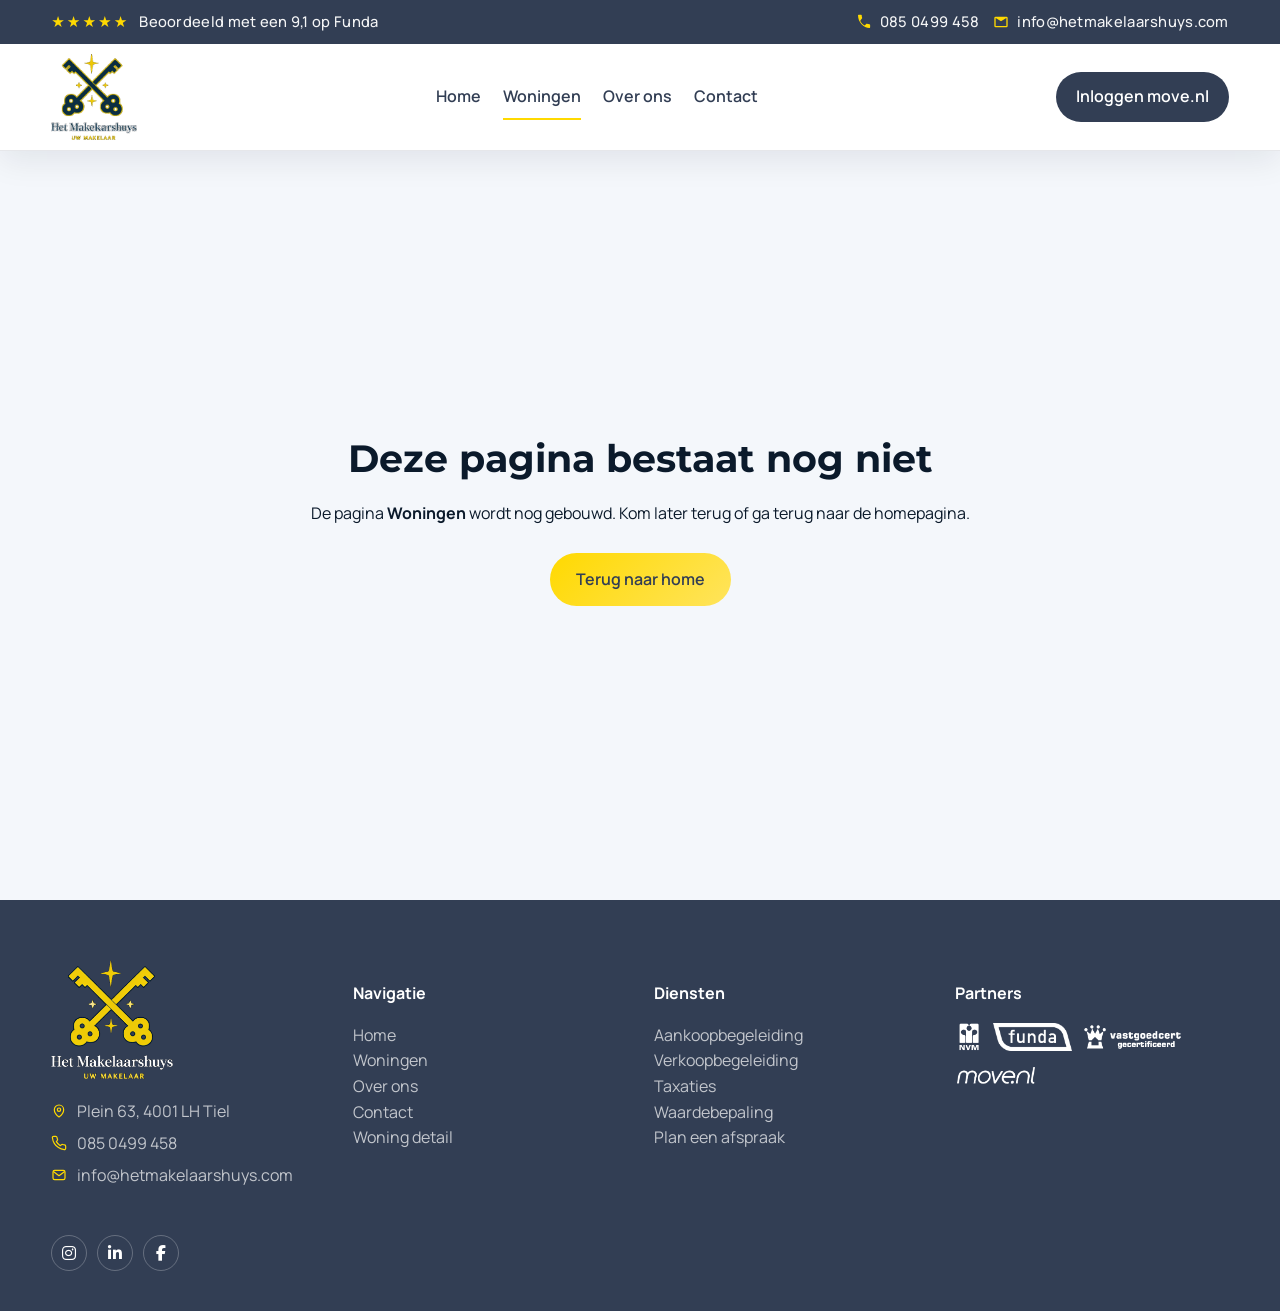
<file: woningen.html>
﻿<!doctype html>
<html lang="nl">
<head>
  <meta charset="utf-8" />
  <meta name="viewport" content="width=device-width, initial-scale=1" />
  <title>Woningen | Het Makelaarshuys</title>
  <meta name="description" content="Deze pagina bestaat nog niet." />
  <link rel="stylesheet" href="assets/css/styles.css" />
  <link rel="icon" type="image/png" href="assets/img/logo-dark-makelaarshuys.png" />
  <link rel="stylesheet" href="https://cdnjs.cloudflare.com/ajax/libs/font-awesome/6.5.2/css/all.min.css" />
</head>
<body class="solid-nav">
  <div class="topbar">
    <div class="container topbar-inner">
      <div class="topbar-left">
        <span class="topbar-rating">
          <span class="stars" aria-hidden="true">&#9733;&#9733;&#9733;&#9733;&#9733;</span>
          <span>Beoordeeld met een 9,1 op Funda</span>
        </span>
      </div>
      <div class="topbar-right">
        <span class="topbar-item">
          <svg class="topbar-icon" viewBox="0 0 24 24" aria-hidden="true">
            <path d="M6.6 10.8c1.4 2.6 3.9 5.1 6.5 6.5l2.2-2.2c.3-.3.7-.4 1.1-.3 1.2.4 2.5.6 3.8.6.6 0 1 .4 1 1V20c0 .6-.4 1-1 1C11.4 21 3 12.6 3 2c0-.6.4-1 1-1h3.6c.6 0 1 .4 1 1 0 1.3.2 2.6.6 3.8.1.4 0 .8-.3 1.1l-2.3 2.9z" />
          </svg>
          <a class="topbar-link" href="tel:+31850499458">085 0499 458</a>
        </span>
        <span class="topbar-item">
          <svg class="topbar-icon" viewBox="0 0 24 24" aria-hidden="true">
            <path d="M4 4h16a2 2 0 0 1 2 2v12a2 2 0 0 1-2 2H4a2 2 0 0 1-2-2V6a2 2 0 0 1 2-2zm8 7L4 6v12h16V6l-8 5z" />
          </svg>
          <a class="topbar-link" href="mailto:info@hetmakelaarshuys.com">info@hetmakelaarshuys.com</a>
        </span>
      </div>
    </div>
  </div>

  <header class="navbar">
    <div class="container nav-inner">
      <a class="logo" href="index.html">
        <img class="logo-mark logo-light" src="assets/img/logo-makelaarshuys.png" alt="Het Makelaarshuys logo" />
        <img class="logo-mark logo-dark" src="assets/img/logo-dark-makelaarshuys.png" alt="Het Makelaarshuys logo" />
      </a>
      <nav class="nav-links">
        <a href="index.html">Home</a>
        <a class="active" href="woningen.html">Woningen</a>
        <a href="over-ons.html">Over ons</a>
        <a href="contact.html">Contact</a>
      </nav>
      <div class="nav-mobile-actions">
        <a class="nav-phone" href="tel:+31850499458" aria-label="Bel ons">
          <i class="fa-solid fa-phone"></i>
        </a>
        <button class="nav-toggle" aria-label="Menu" aria-expanded="false">
          <i class="fa-solid fa-bars"></i>
        </button>
      </div>
      <a class="nav-cta" href="https://move.nl" target="_blank" rel="noopener">Inloggen move.nl</a>
    </div>
    <div class="mobile-nav">
      <a href="index.html">Home</a>
      <a class="active" href="woningen.html">Woningen</a>
      <a href="over-ons.html">Over ons</a>
      <a href="contact.html">Contact</a>
      <a class="mobile-cta" href="https://move.nl" target="_blank" rel="noopener">Inloggen move.nl</a>
    </div>
  </header>

  <main>
    <section class="section">
      <div class="container" style="max-width: 760px; text-align: center;">
        <h1 class="section-title">Deze pagina bestaat nog niet</h1>
        <p class="section-subtitle" style="margin: 0 auto 26px;">
          De pagina <strong>Woningen</strong> wordt nog gebouwd. Kom later terug of ga terug naar de homepagina.
        </p>
        <a class="btn primary" href="index.html">Terug naar home</a>
      </div>
    </section>
  </main>

  <footer class="footer">
            <div class="container footer-grid">
      <div class="footer-brand-col">
        <img class="footer-brand-logo" src="assets/img/logo-makelaarshuys.png" alt="Het Makelaarshuys logo" />
        <p class="footer-brand-details">
          <span class="footer-detail-item"><svg class="footer-detail-icon" viewBox="0 0 24 24" aria-hidden="true"><path d="M12 21s-7-5.2-7-11a7 7 0 1 1 14 0c0 5.8-7 11-7 11z" fill="none" stroke="currentColor" stroke-width="1.8" stroke-linecap="round" stroke-linejoin="round" /><circle cx="12" cy="10" r="2.5" fill="none" stroke="currentColor" stroke-width="1.8" /></svg><span>Plein 63, 4001 LH Tiel</span></span>
          <a class="footer-detail-item" href="tel:+31850499458"><svg class="footer-detail-icon" viewBox="0 0 24 24" aria-hidden="true"><path d="M22 16.92v3a2 2 0 0 1-2.18 2 19.9 19.9 0 0 1-8.67-3.09 19.6 19.6 0 0 1-6-6A19.9 19.9 0 0 1 2.06 4.2 2 2 0 0 1 4.05 2h3a2 2 0 0 1 2 1.72c.12.9.35 1.79.68 2.64a2 2 0 0 1-.45 2.11L8 9.99a16 16 0 0 0 6 6l1.52-1.28a2 2 0 0 1 2.11-.45c.85.33 1.74.56 2.64.68A2 2 0 0 1 22 16.92z" fill="none" stroke="currentColor" stroke-width="1.8" stroke-linecap="round" stroke-linejoin="round" /></svg><span>085 0499 458</span></a>
          <a class="footer-detail-item" href="mailto:info@hetmakelaarshuys.com"><svg class="footer-detail-icon" viewBox="0 0 24 24" aria-hidden="true"><rect x="3" y="5" width="18" height="14" rx="2.5" ry="2.5" fill="none" stroke="currentColor" stroke-width="1.8" /><path d="M4 7l8 6 8-6" fill="none" stroke="currentColor" stroke-width="1.8" stroke-linecap="round" stroke-linejoin="round" /></svg><span>info@hetmakelaarshuys.com</span></a>
        </p>
        <div class="footer-socials" aria-label="Social media">
          <a class="footer-social-link" href="https://www.instagram.com/hetmakelaarshuys/" target="_blank" rel="noopener" aria-label="Instagram"><i class="fa-brands fa-instagram"></i></a>
          <a class="footer-social-link" href="https://nl.linkedin.com/company/hetmakelaarshuys" target="_blank" rel="noopener" aria-label="LinkedIn"><i class="fa-brands fa-linkedin-in"></i></a>
          <a class="footer-social-link" href="https://www.facebook.com/hetmakelaarshuys/" target="_blank" rel="noopener" aria-label="Facebook"><i class="fa-brands fa-facebook-f"></i></a>
        </div>
      </div>
      <div class="footer-links-col">
        <h4>Navigatie</h4>
        <a href="index.html">Home</a><br />
        <a href="woningen.html">Woningen</a><br />
        <a href="over-ons.html">Over ons</a><br />
        <a href="contact.html">Contact</a><br />
        <a href="woning.html">Woning detail</a>
      </div>
      <div class="footer-extra-col">
        <h4>Diensten</h4>
        <a href="contact.html">Aankoopbegeleiding</a><br />
        <a href="contact.html">Verkoopbegeleiding</a><br />
        <a href="contact.html">Taxaties</a><br />
        <a href="contact.html">Waardebepaling</a><br />
        <a href="contact.html">Plan een afspraak</a>
      </div>
      <div class="footer-partners-col">
        <h4>Partners</h4>
        <div class="footer-partners" aria-label="Partners en certificering">
          <img class="footer-partner-logo" src="assets/img/logo-nvm.png" alt="NVM" />
          <img class="footer-partner-logo" src="assets/img/logo-funda.png" alt="funda" />
          <img class="footer-partner-logo" src="assets/img/logo-vastgoedcert.png" alt="Vastgoedcert gecertificeerd" />
          <img class="footer-partner-move-logo" src="assets/img/logo-move.nl.png" alt="move.nl" />
        </div>
      </div>
    </div>  </footer>

  <script src="assets/js/main.js"></script>
</body>
</html>
</file>
<file: assets/css/styles.css>
@import url("https://fonts.googleapis.com/css2?family=Montserrat:wght@400;500;600;700&family=Manrope:wght@300;400;500;600;700&display=swap");

:root {
  --topbar-h: 44px;
  --ink: #0b1a2b;
  --navy: #323e54;
  --blue: #323e54;
  --mist: #f4f7fb;
  --gold: #ffd900;
  --white: #ffffff;
  --shadow: 0 20px 60px rgba(12, 24, 44, 0.12);
  --soft-shadow: 0 10px 30px rgba(12, 24, 44, 0.12);
  --radius: 18px;
  --radius-lg: 28px;
  --grid-gap: 24px;
  --max: 1320px;
  --accent-gradient: linear-gradient(135deg, #ffd900 0%, #ffe45c 100%);
}

* {
  box-sizing: border-box;
}

html {
  scroll-behavior: smooth;
}

body {
  margin: 0;
  padding-top: var(--topbar-h);
  font-family: "Manrope", system-ui, -apple-system, sans-serif;
  color: var(--ink);
  background: var(--mist);
  line-height: 1.6;
}

body.solid-nav {
  display: flex;
  min-height: 100vh;
  flex-direction: column;
}

img {
  display: block;
  max-width: 100%;
}

a {
  color: inherit;
  text-decoration: none;
}

.container {
  width: min(92vw, var(--max));
  margin: 0 auto;
}

.section {
  padding: 96px 0;
}

.section.tight {
  padding: 64px 0;
}

.section-title {
  margin: 0 0 12px;
  font-family: "Montserrat", serif;
  font-size: clamp(2rem, 3vw, 2.6rem);
}

.section-title.spaced {
  margin-bottom: 28px;
}

.section-subtitle {
  max-width: 720px;
  margin: 0 0 32px;
  color: var(--ink);
}

.badge {
  display: inline-flex;
  align-items: center;
  gap: 10px;
  padding: 8px 16px;
  border-radius: 999px;
  background: rgba(199, 163, 92, 0.12);
  color: var(--gold);
  font-size: 0.85rem;
  font-weight: 600;
  letter-spacing: 0.04em;
  text-transform: uppercase;
}

.topbar {
  position: fixed;
  top: 0;
  left: 0;
  right: 0;
  z-index: 30;
  height: var(--topbar-h);
  background: #323e54;
  color: rgba(255, 255, 255, 0.95);
  font-size: 0.92rem;
  letter-spacing: 0.02em;
}

.topbar-inner {
  display: flex;
  align-items: center;
  justify-content: space-between;
  gap: 16px;
  flex-wrap: wrap;
  height: var(--topbar-h);
}

.topbar-left,
.topbar-right {
  display: flex;
  align-items: center;
  gap: 14px;
}

.topbar-rating {
  display: inline-flex;
  align-items: center;
  gap: 10px;
  font-weight: 500;
}

.stars {
  color: var(--gold);
  letter-spacing: 2px;
  font-size: 0.95rem;
}

.topbar-item {
  display: inline-flex;
  align-items: center;
  gap: 8px;
  font-weight: 500;
}

.topbar-icon {
  width: 16px;
  height: 16px;
  fill: var(--gold);
}

.topbar-link {
  color: inherit;
  font-weight: inherit;
}

.topbar-link:hover {
  color: var(--gold);
}

.navbar {
  position: fixed;
  top: var(--topbar-h);
  left: 0;
  right: 0;
  z-index: 20;
  width: 100%;
  border-bottom: 1px solid transparent;
  background: transparent;
  box-shadow: none;
  transition: background 0.3s ease, border-color 0.3s ease, box-shadow 0.3s ease;
}

.navbar.scrolled {
  border-bottom: 1px solid rgba(15, 39, 66, 0.08);
  background: #ffffff;
  box-shadow: 0 10px 30px rgba(12, 24, 44, 0.08);
}

.nav-inner {
  display: flex;
  align-items: center;
  justify-content: space-between;
  padding: 10px 0;
}

.logo {
  display: flex;
  align-items: center;
  gap: 12px;
  font-family: "Montserrat", serif;
  font-size: 1.4rem;
  font-weight: 600;
  color: var(--navy);
}

.logo-mark {
  width: 86px;
  height: 86px;
  object-fit: contain;
}

.logo-dark {
  display: none;
}

.navbar.scrolled .logo-light {
  display: none;
}

.navbar.scrolled .logo-dark {
  display: block;
}

.menu-open .navbar {
  border-bottom: 1px solid rgba(50, 62, 84, 0.12);
  background: #ffffff;
  box-shadow: 0 10px 30px rgba(12, 24, 44, 0.08);
}

.menu-open .logo-light {
  display: none;
}

.menu-open .logo-dark {
  display: block;
}

.menu-open .nav-toggle {
  color: #323e54;
  border-color: rgba(50, 62, 84, 0.2);
  background: rgba(255, 255, 255, 0.9);
  box-shadow: 0 10px 25px rgba(10, 22, 38, 0.14);
}

.menu-open .nav-phone {
  color: #323e54;
  border-color: rgba(50, 62, 84, 0.2);
  background: rgba(255, 255, 255, 0.9);
  box-shadow: 0 10px 25px rgba(10, 22, 38, 0.14);
}

.nav-links {
  display: flex;
  gap: 22px;
  color: rgba(255, 255, 255, 0.92);
  font-weight: 600;
}

.navbar.scrolled .nav-links {
  color: #323e54;
}

.nav-links a {
  position: relative;
  padding: 6px 0;
}

.nav-links a::after {
  content: "";
  position: absolute;
  left: 0;
  bottom: -4px;
  width: 0;
  height: 2px;
  background: var(--gold);
  transition: width 0.3s ease;
}

.nav-links a:hover::after,
.nav-links a.active::after {
  width: 100%;
}

.nav-cta {
  display: inline-flex;
  padding: 12px 20px;
  border-radius: 999px;
  background: var(--navy);
  color: var(--white);
  font-weight: 600;
  transition: transform 0.3s ease, box-shadow 0.3s ease;
}

.nav-cta:hover {
  transform: translateY(-2px);
  box-shadow: var(--soft-shadow);
}

.nav-mobile-actions {
  display: none;
  align-items: center;
  gap: 10px;
}

.nav-phone {
  display: none;
  align-items: center;
  justify-content: center;
  width: 50px;
  height: 50px;
  border: 1px solid rgba(255, 255, 255, 0.28);
  border-radius: 14px;
  background: rgba(8, 20, 35, 0.2);
  color: #ffffff;
  box-shadow: 0 10px 25px rgba(10, 22, 38, 0.2);
  transition: transform 0.25s ease, background 0.25s ease, border-color 0.25s ease;
}

.nav-phone:hover {
  transform: translateY(-1px);
  border-color: rgba(255, 217, 0, 0.6);
  background: rgba(8, 20, 35, 0.32);
}

.nav-phone:focus-visible {
  outline: 2px solid rgba(255, 217, 0, 0.85);
  outline-offset: 2px;
}

.nav-phone i {
  font-size: 1.05rem;
}

.nav-toggle {
  display: none;
  align-items: center;
  justify-content: center;
  width: 50px;
  height: 50px;
  border: 1px solid rgba(255, 255, 255, 0.28);
  border-radius: 14px;
  background: rgba(8, 20, 35, 0.2);
  color: #ffffff;
  box-shadow: 0 10px 25px rgba(10, 22, 38, 0.2);
  cursor: pointer;
  transition: transform 0.25s ease, background 0.25s ease, border-color 0.25s ease;
}

.nav-toggle:hover {
  transform: translateY(-1px);
  border-color: rgba(255, 217, 0, 0.6);
  background: rgba(8, 20, 35, 0.32);
}

.nav-toggle:focus-visible {
  outline: 2px solid rgba(255, 217, 0, 0.85);
  outline-offset: 2px;
}

.nav-toggle i {
  font-size: 1.35rem;
  transition: transform 0.25s ease;
}

.nav-toggle[aria-expanded="true"] i {
  transform: rotate(90deg);
}

.mobile-nav {
  position: fixed;
  display: flex;
  top: var(--mobile-nav-top, calc(var(--topbar-h) + 72px));
  left: 0;
  right: 0;
  z-index: 19;
  width: 100%;
  flex-direction: column;
  gap: 10px;
  padding: 14px 16px 18px;
  border-bottom: 1px solid rgba(50, 62, 84, 0.12);
  border-radius: 0;
  background: #ffffff;
  box-shadow: none;
  opacity: 0;
  visibility: hidden;
  pointer-events: none;
  transform: translateY(-10px);
  transition: opacity 0.26s ease, transform 0.26s ease, visibility 0s linear 0.26s;
}

.mobile-nav a {
  display: flex;
  align-items: center;
  justify-content: space-between;
  gap: 12px;
  min-height: 46px;
  padding: 12px 14px;
  border: 1px solid transparent;
  border-radius: 12px;
  color: #223247;
  font-size: 0.98rem;
  font-weight: 600;
  letter-spacing: 0.01em;
  transition: background 0.2s ease, border-color 0.2s ease, transform 0.2s ease;
}

.mobile-nav a:hover,
.mobile-nav a.active {
  border-color: rgba(50, 62, 84, 0.15);
  background: rgba(50, 62, 84, 0.08);
}

.mobile-nav.is-open {
  display: flex;
  opacity: 1;
  visibility: visible;
  pointer-events: auto;
  transform: translateY(0);
  transition: opacity 0.26s ease, transform 0.26s ease;
}

.mobile-cta {
  justify-content: center !important;
  border-color: rgba(50, 62, 84, 0.35) !important;
  background: linear-gradient(135deg, #323e54, #44526d) !important;
  margin-top: 6px;
  color: #fff !important;
}


.mobile-nav-backdrop {
  position: fixed;
  top: var(--mobile-nav-top, calc(var(--topbar-h) + 72px));
  left: 0;
  right: 0;
  bottom: 0;
  z-index: 18;
  border: 0;
  background: rgba(10, 22, 38, 0.16);
  opacity: 0;
  pointer-events: none;
  transition: opacity 0.25s ease;
}

.mobile-nav-backdrop.is-visible {
  opacity: 1;
  pointer-events: auto;
}

body.menu-open {
  overflow: hidden;
}

.solid-nav .navbar {
  border-bottom: 1px solid rgba(50, 62, 84, 0.12);
  background: #ffffff;
  box-shadow: 0 10px 30px rgba(12, 24, 44, 0.08);
}

.solid-nav .nav-links {
  color: #323e54;
}

.solid-nav .logo-light {
  display: none;
}

.solid-nav .logo-dark {
  display: block;
}

.solid-nav main {
  flex: 1;
  display: flex;
  align-items: center;
  padding-top: 90px;
  min-height: calc(100vh - var(--topbar-h));
}

.solid-nav main .section {
  width: 100%;
  padding: 72px 0;
}

.solid-nav .nav-toggle {
  color: #323e54;
  border-color: rgba(50, 62, 84, 0.2);
  background: rgba(255, 255, 255, 0.78);
  box-shadow: 0 10px 25px rgba(10, 22, 38, 0.14);
}

.solid-nav .nav-phone {
  color: #323e54;
  border-color: rgba(50, 62, 84, 0.2);
  background: rgba(255, 255, 255, 0.78);
  box-shadow: 0 10px 25px rgba(10, 22, 38, 0.14);
}

.hero {
  position: relative;
  overflow: hidden;
  padding: 220px 0 150px;
  background: url("../img/hero-makelaarshuys.jpg") top center / cover no-repeat;
  color: var(--white);
  isolation: isolate;
}

.hero::before {
  content: "";
  position: absolute;
  inset: 0;
  z-index: 0;
  background: rgba(0, 0, 0, 0.25);
  pointer-events: none;
}

.hero .container,
.hero-grid {
  position: relative;
  z-index: 1;
}

.hero-grid {
  display: grid;
  grid-template-columns: repeat(auto-fit, minmax(260px, 1fr));
  gap: 48px;
  align-items: center;
}

.hero-content {
  max-width: 640px;
}

.hero-title {
  margin: 18px 0 16px;
  font-family: "Montserrat", serif;
  font-size: clamp(2.8rem, 4vw, 3.8rem);
  line-height: 1.15;
  letter-spacing: -0.01em;
}

.hero-text {
  margin: 0 0 32px;
  color: rgba(255, 255, 255, 0.8);
}

.hero-actions {
  display: flex;
  flex-wrap: wrap;
  gap: 16px;
}

.btn {
  display: inline-flex;
  align-items: center;
  gap: 8px;
  padding: 14px 26px;
  border-radius: 999px;
  font-weight: 600;
  transition: transform 0.3s ease, box-shadow 0.3s ease;
}

.btn.primary {
  background: var(--accent-gradient);
  color: var(--navy);
}

.btn.outline {
  border: 1px solid rgba(255, 255, 255, 0.5);
  color: var(--white);
}

.btn:hover {
  transform: translateY(-2px);
  box-shadow: var(--soft-shadow);
}

.page-hero {
  padding: 80px 0 40px;
  background: var(--white);
}

.about-intro {
  display: grid;
  grid-template-columns: minmax(0, 1.1fr) minmax(320px, 0.9fr);
  gap: 28px;
  align-items: start;
}

.about-photo {
  width: 100%;
  min-height: 420px;
  border-radius: var(--radius-lg);
  background: url("../img/over-ons-makelaarshuys.jpg") center / cover no-repeat;
  box-shadow: var(--shadow);
}

.card-grid {
  display: grid;
  grid-template-columns: repeat(auto-fit, minmax(260px, 1fr));
  gap: var(--grid-gap);
}

.recent-grid {
  grid-template-columns: repeat(auto-fit, minmax(260px, 1fr));
}

.property-link {
  color: inherit;
  text-decoration: none;
}

.property-card {
  display: flex;
  flex-direction: column;
  overflow: hidden;
  border-radius: var(--radius);
  background: var(--white);
  box-shadow: var(--soft-shadow);
  transition: transform 0.3s ease, box-shadow 0.3s ease;
}

.property-card:hover {
  transform: translateY(-6px);
  box-shadow: var(--shadow);
}

.property-card.modern {
  border-radius: 18px;
}

.property-card.modern:hover {
  transform: translateY(-4px);
}

.property-media {
  position: relative;
  display: flex;
  align-items: flex-start;
  justify-content: flex-end;
  height: 210px;
  padding: 16px;
  background: linear-gradient(135deg, #e6edf6 0%, #c7d5e7 50%, #98b0c8 100%);
  background-position: center;
  background-size: cover;
  color: var(--white);
  font-weight: 600;
}

.property-body {
  display: grid;
  gap: 10px;
  padding: 20px;
}

.property-body.modern {
  gap: 8px;
  padding: 18px 20px 20px;
}

.property-location {
  color: rgba(50, 62, 84, 0.7);
  font-size: 0.72rem;
  font-weight: 600;
  letter-spacing: 0.08em;
  text-transform: uppercase;
}

.property-title {
  margin: 0;
  color: #323e54;
  font-size: 1.2rem;
}

.property-price {
  color: var(--navy);
  font-size: 1.2rem;
  font-weight: 700;
}

.property-meta {
  display: flex;
  flex-wrap: wrap;
  gap: 12px;
  color: rgba(11, 26, 43, 0.7);
  font-size: 0.9rem;
}

.property-cta {
  display: inline-flex;
  align-items: center;
  gap: 6px;
  margin-top: 8px;
  color: var(--blue);
  font-weight: 600;
}

.property-badge {
  display: inline-flex;
  align-items: center;
  gap: 6px;
  padding: 6px 10px;
  border-radius: 8px;
  background: var(--navy);
  color: #fff;
  font-size: 0.8rem;
  font-weight: 600;
}

.property-badge i {
  font-size: 0.8rem;
}

.property-divider {
  height: 1px;
  margin: 6px 0 4px;
  background: rgba(50, 62, 84, 0.15);
}

.property-features {
  display: flex;
  align-items: center;
  gap: 14px;
  color: rgba(50, 62, 84, 0.85);
  font-weight: 600;
}

.feature-item {
  display: inline-flex;
  align-items: center;
  gap: 8px;
  padding: 0;
  border: none;
  background: transparent;
  font-size: 0.9rem;
}

.property-features i.fa-regular,
.property-features i.fa-solid {
  color: #323e54;
  font-size: 1rem;
}

.feature-arrow {
  display: inline-flex;
  align-items: center;
  justify-content: center;
  margin-left: auto;
  color: #323e54;
}

.feature-arrow i {
  font-size: 0.9rem;
}

.recent-all-btn {
  display: inline-flex;
  justify-content: center;
  padding: 11px 16px;
  font-size: 0.9rem;
}

.recent-all-wrap {
  margin-top: 26px;
  text-align: center;
}

.feature-list {
  display: grid;
  grid-template-columns: repeat(auto-fit, minmax(140px, 1fr));
  gap: 12px;
}

.filters-bar {
  display: flex;
  flex-wrap: wrap;
  gap: 12px;
  margin-bottom: 24px;
}

.filters-bar input,
.filters-bar select {
  padding: 10px 12px;
  border: 1px solid rgba(15, 39, 66, 0.15);
  border-radius: 10px;
  font-family: inherit;
}

.usp-grid {
  display: grid;
  grid-template-columns: repeat(auto-fit, minmax(220px, 1fr));
  gap: var(--grid-gap);
}

.usp-card {
  gap: 12px;
  padding: 24px;
  border-radius: var(--radius);
  background: var(--white);
  box-shadow: var(--soft-shadow);
}

.usp-card.modern.fa-usp {
  text-align: left;
}

.usp-icon-badge {
  display: grid;
  place-items: center;
  width: 42px;
  height: 42px;
  margin-bottom: 14px;
  border-radius: 12px;
  background: #e6e8ec;
  color: #323e54;
}

.usp-icon-badge i {
  font-size: 1rem;
}

.modern-usp {
  grid-template-columns: repeat(4, minmax(0, 1fr));
  gap: 20px;
}

.modern-usp .usp-card.modern.fa-usp {
  display: grid;
  align-content: start;
  justify-items: center;
  gap: 16px;
  min-height: 360px;
  padding: 42px 32px 36px;
  border-radius: 16px;
  border: 1px solid rgba(50, 62, 84, 0.06);
  background: #f1f2f4;
  box-shadow: none;
  text-align: center;
}

.modern-usp .usp-icon-badge {
  position: relative;
  width: 92px;
  height: 92px;
  margin-bottom: 8px;
  border-radius: 0;
  background: transparent;
  color: #213f73;
}

.modern-usp .usp-icon-badge i {
  font-size: 4rem;
}

.modern-usp h3 {
  margin: 0;
  color: #082e5f;
  font-size: clamp(1.2rem, 1.25vw, 1.45rem);
  line-height: 1.18;
  letter-spacing: -0.01em;
}

.modern-usp p {
  margin: 0;
  max-width: 30ch;
  color: #082e5f;
  font-size: 1rem;
  line-height: 1.6;
}

@media (max-width: 1180px) {
  .modern-usp {
    grid-template-columns: repeat(2, minmax(0, 1fr));
  }
}

@media (max-width: 720px) {
  .modern-usp {
    grid-template-columns: 1fr;
  }
}

.testimonials {
  display: grid;
  grid-template-columns: repeat(auto-fit, minmax(260px, 1fr));
  gap: var(--grid-gap);
}

.testimonial-card {
  display: grid;
  gap: 12px;
  padding: 24px;
  border-radius: var(--radius);
  background: var(--white);
  box-shadow: var(--soft-shadow);
}

.testimonial-card span {
  color: var(--gold);
  font-weight: 700;
}

.recent-section {
  background: #323e54;
}

.recent-section .section-title {
  color: #ffffff;
}

.gallery {
  display: grid;
  grid-template-columns: 2fr 1fr;
  gap: 16px;
}

.gallery .large {
  height: 320px;
  border-radius: var(--radius);
  background: linear-gradient(135deg, #c9d7e8, #91aac6);
  background-position: center;
  background-size: cover;
}

.gallery .small {
  height: 150px;
  border-radius: var(--radius);
  background: linear-gradient(135deg, #dfe7f0, #afc3da);
  background-position: center;
  background-size: cover;
}

.detail-grid {
  display: grid;
  grid-template-columns: 2fr 1fr;
  gap: 32px;
}

.team-grid {
  display: grid;
  grid-template-columns: repeat(auto-fit, minmax(220px, 1fr));
  gap: var(--grid-gap);
}

.team-card {
  overflow: hidden;
  border-radius: var(--radius);
  background: var(--white);
  box-shadow: var(--soft-shadow);
}

.team-photo {
  height: 220px;
  background: linear-gradient(135deg, #d5e0ed, #95aac3);
}

.team-body {
  padding: 18px;
}

.form-grid {
  display: grid;
  gap: 14px;
}

.form-grid input,
.form-grid textarea {
  padding: 12px 14px;
  border: 1px solid rgba(15, 39, 66, 0.15);
  border-radius: 10px;
  font-family: inherit;
}

.form-grid button {
  padding: 14px;
  border: none;
  border-radius: 10px;
  background: var(--navy);
  color: var(--white);
  font-weight: 600;
  cursor: pointer;
}

.map-embed {
  width: 100%;
  height: 300px;
  border: 0;
  border-radius: var(--radius);
}

.footer {
  padding: 60px 0 40px;
  background: var(--navy);
  color: rgba(255, 255, 255, 0.7);
}

.footer-grid {
  display: grid;
  grid-template-columns: repeat(auto-fit, minmax(200px, 1fr));
  gap: 28px;
}

.footer h4 {
  margin-bottom: 16px;
  color: var(--white);
}

.footer-brand-logo {
  width: 122px;
  height: auto;
  margin-bottom: 20px;
}

.footer-brand-details {
  margin: 0;
  display: grid;
  gap: 8px;
  line-height: 1.5;
}

.footer-detail-item {
  display: inline-flex;
  align-items: center;
  gap: 10px;
}

.footer-detail-item i {
  width: 16px;
  color: var(--gold);
}

.footer-detail-icon {
  width: 16px;
  height: 16px;
  flex: 0 0 16px;
  color: var(--gold);
}

.footer-socials {
  position: relative;
  display: flex;
  gap: 10px;
  margin-top: 34px;
  padding-top: 14px;
}

.footer-social-link {
  display: inline-flex;
  align-items: center;
  justify-content: center;
  width: 36px;
  height: 36px;
  border: 1px solid rgba(255, 255, 255, 0.25);
  border-radius: 999px;
  color: #fff !important;
  transition: transform 0.2s ease, background 0.2s ease, border-color 0.2s ease;
}

.footer-social-link:hover {
  transform: translateY(-1px);
  border-color: rgba(255, 217, 0, 0.6);
  background: rgba(255, 217, 0, 0.12);
}

.footer-partners {
  display: flex;
  flex-wrap: wrap;
  align-items: center;
  gap: 10px;
  margin-top: 16px;
}

.footer-partners-col .footer-partners {
  margin-top: 0;
}

.footer-partner-logo {
  height: 28px;
  width: auto;
  object-fit: contain;
}

.footer-partner-move-logo {
  height: 34px;
  width: auto;
  object-fit: contain;
  margin-left: 2px;
}

.footer a {
  color: rgba(255, 255, 255, 0.7);
}

.reveal {
  opacity: 0;
  transform: translateY(20px);
  transition: opacity 0.8s ease, transform 0.8s ease;
}

.reveal.is-visible {
  opacity: 1;
  transform: translateY(0);
}

@media (max-width: 900px) {
  body {
    padding-top: 0;
  }

  .topbar {
    position: absolute;
    top: 0;
  }

  .navbar {
    position: absolute;
    top: var(--topbar-h);
  }

  .nav-links {
    display: none;
  }

  .nav-cta {
    display: none;
  }

  .nav-mobile-actions {
    display: flex;
  }

  .nav-phone,
  .nav-toggle {
    display: inline-flex;
  }

  .navbar.scrolled .nav-phone,
  .navbar.scrolled .nav-toggle {
    color: #323e54;
    border-color: rgba(50, 62, 84, 0.2);
    background: rgba(255, 255, 255, 0.78);
    box-shadow: 0 10px 25px rgba(10, 22, 38, 0.14);
  }

  .mobile-nav {
    position: absolute;
    top: 100%;
  }

  .mobile-nav-backdrop {
    top: 0;
  }

  .detail-grid,
  .gallery {
    grid-template-columns: 1fr;
  }

  .cta-band {
    padding: 40px;
  }

  .about-photo {
    min-height: 280px;
  }

  .about-intro {
    grid-template-columns: 1fr;
  }
}

@media (max-width: 720px) {
  .mobile-nav {
    padding: 12px 12px 16px;
  }

  .hero {
    padding: 220px 0 150px;
  }

  .search-panel {
    margin-top: 24px;
  }

  .topbar-right {
    display: none !important;
  }

  .topbar-inner {
    justify-content: center !important;
  }

  .topbar-left,
  .topbar-rating {
    justify-content: center;
    width: 100%;
    text-align: center;
  }

  .map-embed {
    height: 240px;
  }

  .detail-grid {
    gap: 20px;
  }
}

@media (prefers-reduced-motion: reduce) {
  * {
    animation: none !important;
    scroll-behavior: auto;
    transition: none !important;
  }
}
</file>
